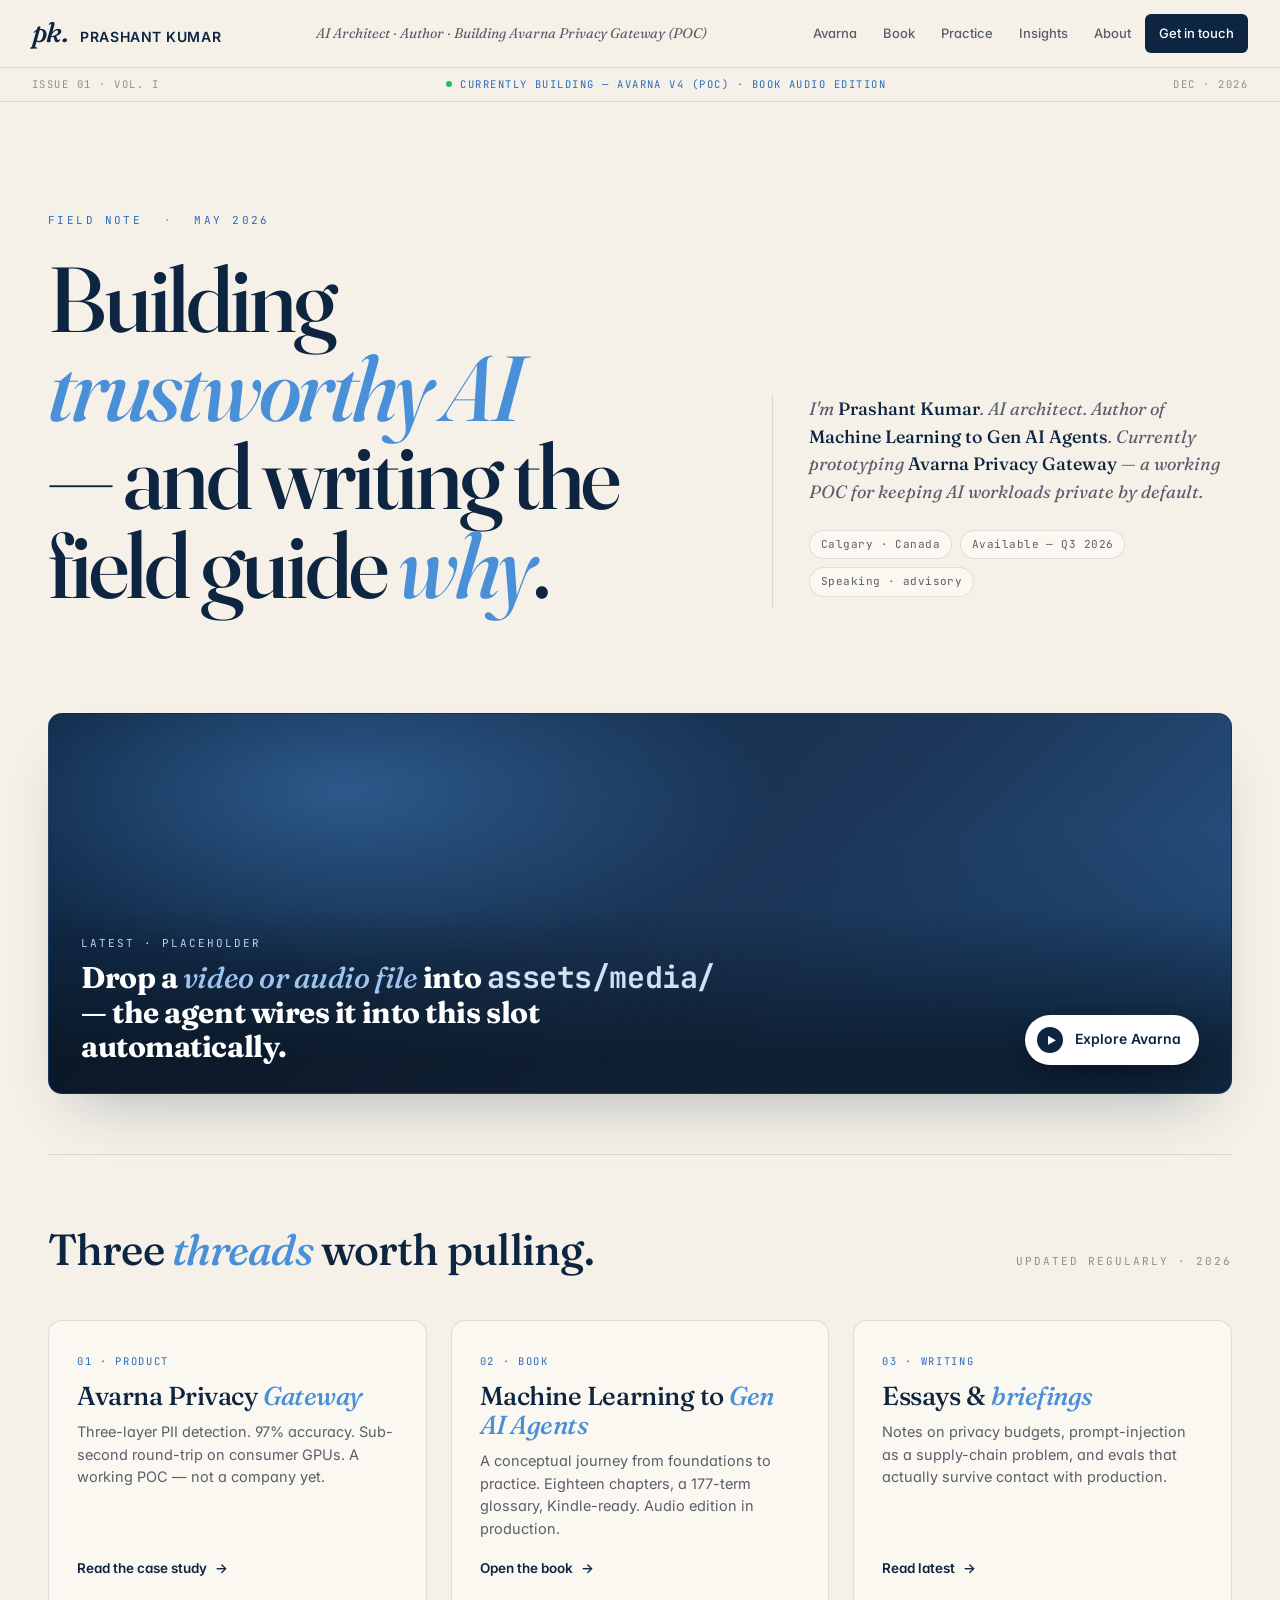
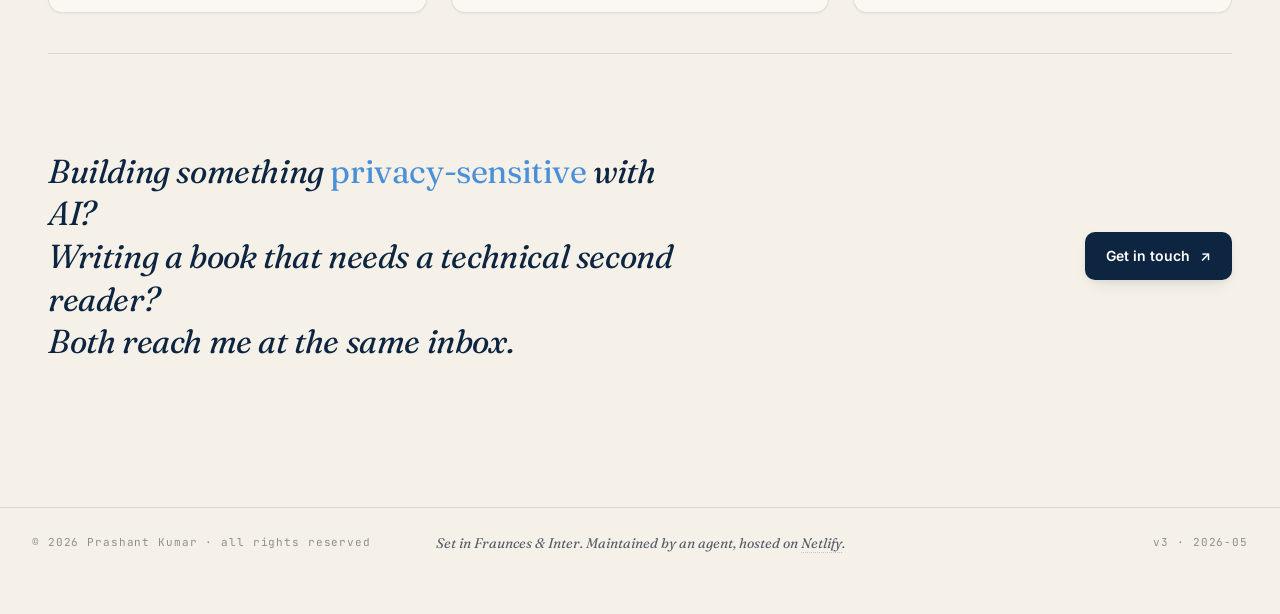
<file: index.html>
<!doctype html>
<html lang="en">
<head>
<meta charset="utf-8" />
<meta name="viewport" content="width=device-width, initial-scale=1" />
<title>Prashant Kumar — AI Architect · Author · Building Avarna (POC)</title>
<meta name="description" content="Prashant Kumar — AI architect, author of Machine Learning to Gen AI Agents, building Avarna Privacy Gateway. A quiet place to follow the work." />
<meta name="theme-color" content="#0d2540" />
<meta property="og:title" content="Prashant Kumar — AI Architect · Author · Building Avarna (POC)" />
<meta property="og:description" content="Author of 'Machine Learning to Gen AI Agents'. Building Avarna Privacy Gateway (POC)." />
<meta property="og:type" content="website" />
<link rel="preconnect" href="https://fonts.googleapis.com" />
<link rel="preconnect" href="https://fonts.gstatic.com" crossorigin />
<link href="https://fonts.googleapis.com/css2?family=Fraunces:ital,opsz,wght@0,9..144,400;0,9..144,500;0,9..144,700;0,9..144,900;1,9..144,400;1,9..144,500;1,9..144,700&family=Inter:wght@400;500;600&family=JetBrains+Mono:wght@400;500&display=swap" rel="stylesheet" />
<link rel="stylesheet" href="/assets/style.css" />
<style>
  /* Multi-page additions */
  .mast-nav a.active { background: rgba(13,37,64,.06); color: var(--navy); font-weight: 600; }
  .back-home { display: inline-flex; align-items: center; gap: 8px; color: var(--ink-dim); text-decoration: none; font-size: 13px; padding: 8px 0; }
  .back-home:hover { color: var(--navy); }

  /* === LANDING-SPECIFIC: edge-to-edge calm, no left-margin chap-num === */
  .landing main { max-width: var(--maxw); margin: 0 auto; padding: 0 48px; }
  .l-hero {
    padding: 110px 0 80px;
    display: grid;
    grid-template-columns: 1.4fr 1fr;
    gap: 80px;
    align-items: end;
  }
  @media (max-width: 1000px) { .l-hero { grid-template-columns: 1fr; gap: 48px; padding: 64px 0 48px; } }
  .l-eyebrow {
    font-family: "JetBrains Mono", monospace;
    font-size: 11px; letter-spacing: .22em; text-transform: uppercase;
    color: var(--accent-deep);
    margin-bottom: 26px;
  }
  .l-eyebrow .sep { color: var(--gold); margin: 0 12px; }
  .l-headline {
    font-family: "Fraunces", serif;
    font-weight: 500;
    font-size: clamp(54px, 7.2vw, 108px);
    line-height: .96;
    letter-spacing: -.035em;
    color: var(--navy);
    margin: 0;
    font-feature-settings: "ss01";
  }
  .l-headline .it { font-style: italic; font-weight: 500; color: var(--accent); }
  .l-headline .ink { color: var(--navy); }
  .l-aside {
    border-left: 1px solid var(--rule);
    padding-left: 36px;
    padding-bottom: 12px;
  }
  @media (max-width: 1000px) { .l-aside { border-left: 0; border-top: 1px solid var(--rule); padding-left: 0; padding-top: 28px; } }
  .l-aside p {
    font-family: "Fraunces", serif;
    font-weight: 400;
    font-size: clamp(17px, 1.4vw, 19px);
    line-height: 1.55;
    color: var(--ink-dim);
    margin: 0 0 24px;
    font-style: italic;
  }
  .l-aside p em { font-style: normal; color: var(--navy); font-weight: 500; }
  .l-aside .quick {
    display: flex; flex-wrap: wrap; gap: 8px;
  }
  .l-aside .qtag {
    font-family: "JetBrains Mono", monospace;
    font-size: 11px;
    padding: 5px 11px;
    border-radius: 999px;
    background: var(--paper);
    border: 1px solid var(--rule);
    color: var(--ink-dim);
    letter-spacing: .04em;
  }

  /* Featured media — full bleed */
  .l-media {
    padding: 24px 0 60px;
  }
  .l-media .video-stage {
    position: relative;
    aspect-ratio: 28 / 9;
  }
  @media (max-width: 700px) { .l-media .video-stage { aspect-ratio: 16 / 11; } }

  /* Latest threads — full width grid */
  .l-threads {
    padding: 60px 0 40px;
    border-top: 1px solid var(--rule);
  }
  .l-threads-head {
    display: flex; align-items: baseline; justify-content: space-between;
    margin-bottom: 36px; gap: 24px; flex-wrap: wrap;
  }
  .l-threads-head h2 {
    font-family: "Fraunces", serif;
    font-weight: 500;
    font-size: clamp(28px, 3.4vw, 44px);
    color: var(--navy);
    letter-spacing: -.02em;
    margin: 0;
  }
  .l-threads-head h2 .it { font-style: italic; color: var(--accent); }
  .l-threads-head .small {
    font-family: "JetBrains Mono", monospace;
    font-size: 11px; letter-spacing: .18em; text-transform: uppercase;
    color: var(--ink-soft);
  }
  .l-threads-grid {
    display: grid;
    grid-template-columns: repeat(3, 1fr);
    gap: 24px;
  }
  @media (max-width: 880px) { .l-threads-grid { grid-template-columns: 1fr; } }
  .l-thread {
    text-decoration: none;
    background: var(--paper);
    border: 1px solid var(--rule);
    border-radius: var(--radius);
    padding: 32px 28px;
    box-shadow: var(--shadow-sm);
    transition: transform .25s ease, box-shadow .25s ease, border-color .25s ease;
    display: flex; flex-direction: column;
    min-height: 280px;
  }
  .l-thread:hover { transform: translateY(-3px); box-shadow: var(--shadow-md); border-color: var(--rule-strong); }
  .l-thread .lt-eb {
    font-family: "JetBrains Mono", monospace;
    font-size: 10.5px; letter-spacing: .16em; text-transform: uppercase;
    color: var(--accent-deep);
  }
  .l-thread h3 {
    font-family: "Fraunces", serif;
    font-weight: 500;
    font-size: 26px;
    color: var(--navy);
    margin: 12px 0 10px;
    letter-spacing: -.018em;
    line-height: 1.12;
  }
  .l-thread h3 .it { font-style: italic; color: var(--accent); }
  .l-thread p { color: var(--ink-dim); font-size: 14.5px; margin: 0 0 18px; flex: 1; line-height: 1.55; }
  .l-thread .lt-cta {
    font-family: "Inter", sans-serif;
    font-weight: 600;
    color: var(--navy);
    font-size: 13.5px;
    display: inline-flex; align-items: center; gap: 8px;
  }
  .l-thread .lt-cta .arr { transition: transform .2s ease; }
  .l-thread:hover .lt-cta .arr { transform: translate(4px, 0); }

  /* Quiet sign-off */
  .l-signoff {
    padding: 96px 0 80px;
    border-top: 1px solid var(--rule);
    display: grid;
    grid-template-columns: 1.4fr 1fr;
    gap: 80px;
    align-items: center;
  }
  @media (max-width: 1000px) { .l-signoff { grid-template-columns: 1fr; gap: 32px; padding: 64px 0; } }
  .l-signoff p {
    font-family: "Fraunces", serif;
    font-weight: 400;
    font-style: italic;
    font-size: clamp(22px, 2.6vw, 34px);
    color: var(--navy);
    line-height: 1.28;
    margin: 0;
    letter-spacing: -.012em;
  }
  .l-signoff p em { font-style: normal; color: var(--accent); }
  .l-signoff-cta { justify-self: end; }
  @media (max-width: 1000px) { .l-signoff-cta { justify-self: start; } }
</style>
</head>
<body class="landing">

<header class="masthead">
  <div class="mast-inner">
    <a class="mast-brand" href="/">
      <span class="mast-mono">pk.</span>
      <span class="mast-name">Prashant Kumar</span>
    </a>
    <div class="mast-tag">AI Architect · Author · Building Avarna Privacy Gateway (POC)</div>
    <nav class="mast-nav">
      <a href="/avarna/">Avarna</a>
      <a href="/book/">Book</a>
      <a href="/practice/">Practice</a>
      <a href="/insights/">Insights</a>
      <a href="/about/">About</a>
      <a class="cta" href="/about/#contact">Get in touch</a>
    </nav>
  </div>
</header>

<div class="issue-rule">
  <div class="issue-inner">
    <span>Issue 01 · Vol. I</span>
    <span class="live">Currently building — Avarna v4 (POC) · Book audio edition</span>
    <span id="issue-date">— · 2026</span>
  </div>
</div>

<main id="top">

  <!-- HERO -->
  <section class="l-hero reveal">
    <div>
      <div class="l-eyebrow">Field note <span class="sep">·</span> May 2026</div>
      <h1 class="l-headline">
        Building <span class="it">trustworthy AI</span><br/>
        <span class="ink">— and writing the<br/>field guide</span> <span class="it">why</span>.
      </h1>
    </div>
    <aside class="l-aside">
      <p>
        I'm <em>Prashant Kumar</em>. AI architect. Author of <em>Machine Learning to Gen AI Agents</em>. Currently prototyping <em>Avarna Privacy Gateway</em> — a working POC for keeping AI workloads private by default.
      </p>
      <div class="quick">
        <span class="qtag">Calgary · Canada</span>
        <span class="qtag">Available — Q3 2026</span>
        <span class="qtag">Speaking · advisory</span>
      </div>
    </aside>
  </section>

  <!-- FEATURED MEDIA — the catchy slot -->
  <section class="l-media reveal">
    <div class="video-stage" id="featured-video">
      <!-- Replace with:
           <video controls preload="metadata" poster="assets/media/latest-poster.jpg" style="position:absolute;inset:0;width:100%;height:100%;object-fit:cover">
             <source src="assets/media/latest.mp4" type="video/mp4" />
           </video>
           or an <audio controls> tag for the book chapter -->
      <div class="video-overlay">
        <div>
          <div class="video-label">Latest · placeholder</div>
          <h2 class="video-title">Drop a <em>video or audio file</em> into <code style="font-family:'JetBrains Mono',monospace;color:#cfe1f5">assets/media/</code> — the agent wires it into this slot automatically.</h2>
        </div>
        <a class="video-play" href="/avarna/"><span class="tri">▶</span> Explore Avarna</a>
      </div>
    </div>
  </section>

  <!-- 3 LATEST-WORK CARDS — links to deeper pages -->
  <section class="l-threads reveal">
    <div class="l-threads-head">
      <h2>Three <span class="it">threads</span> worth pulling.</h2>
      <div class="small">Updated regularly · 2026</div>
    </div>

    <div class="l-threads-grid">
      <a href="/avarna/" class="l-thread">
        <div class="lt-eb">01 · Product</div>
        <h3>Avarna Privacy <span class="it">Gateway</span></h3>
        <p>Three-layer PII detection. 97% accuracy. Sub-second round-trip on consumer GPUs. A working POC — not a company yet.</p>
        <span class="lt-cta">Read the case study <span class="arr">→</span></span>
      </a>
      <a href="/book/" class="l-thread">
        <div class="lt-eb">02 · Book</div>
        <h3>Machine Learning to <span class="it">Gen AI Agents</span></h3>
        <p>A conceptual journey from foundations to practice. Eighteen chapters, a 177-term glossary, Kindle-ready. Audio edition in production.</p>
        <span class="lt-cta">Open the book <span class="arr">→</span></span>
      </a>
      <a href="/insights/" class="l-thread">
        <div class="lt-eb">03 · Writing</div>
        <h3>Essays &amp; <span class="it">briefings</span></h3>
        <p>Notes on privacy budgets, prompt-injection as a supply-chain problem, and evals that actually survive contact with production.</p>
        <span class="lt-cta">Read latest <span class="arr">→</span></span>
      </a>
    </div>
  </section>

  <!-- Quiet sign-off -->
  <section class="l-signoff reveal">
    <p>
      Building something <em>privacy-sensitive</em> with AI?<br/>
      Writing a book that needs a technical second reader?<br/>
      Both reach me at the same inbox.
    </p>
    <div class="l-signoff-cta">
      <a class="btn btn-p" href="/about/#contact">Get in touch <span class="arr">↗</span></a>
    </div>
  </section>

</main>

<footer class="colophon">
  <div>© <span id="yr"></span> Prashant Kumar · all rights reserved</div>
  <div class="mid">Set in Fraunces &amp; Inter. Maintained by an agent, hosted on <a href="https://www.netlify.com" target="_blank" rel="noopener">Netlify</a>.</div>
  <div style="text-align:right">v3 · 2026-05</div>
</footer>

<script>
  const now = new Date();
  document.getElementById('yr').textContent = now.getFullYear();
  const months = ["JAN","FEB","MAR","APR","MAY","JUN","JUL","AUG","SEP","OCT","NOV","DEC"];
  const dateEl = document.getElementById('issue-date');
  if (dateEl) dateEl.textContent = `${months[now.getMonth()]} · ${now.getFullYear()}`;
  const io = new IntersectionObserver((entries) => {
    entries.forEach(e => { if (e.isIntersecting) { e.target.classList.add('in'); io.unobserve(e.target); } });
  }, { threshold: 0.10 });
  document.querySelectorAll('.reveal').forEach(el => io.observe(el));
</script>

</body>
</file>
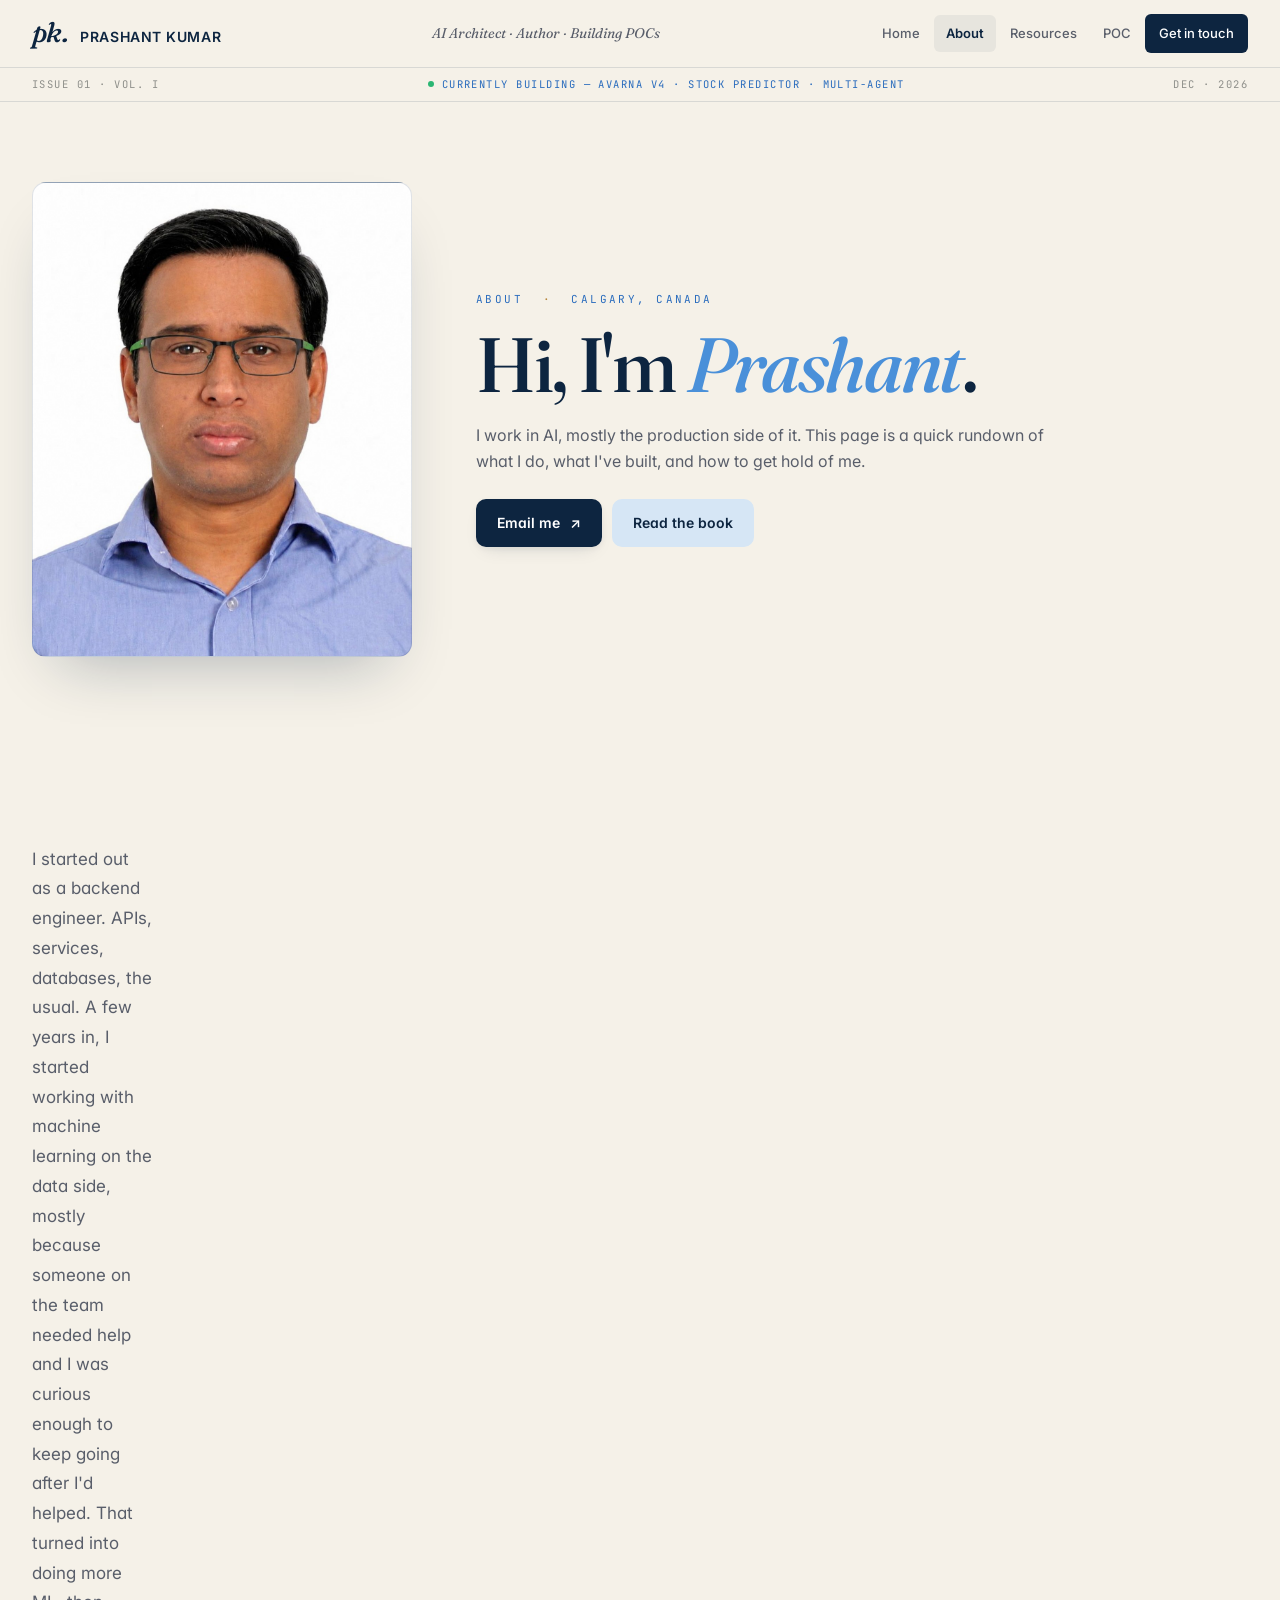
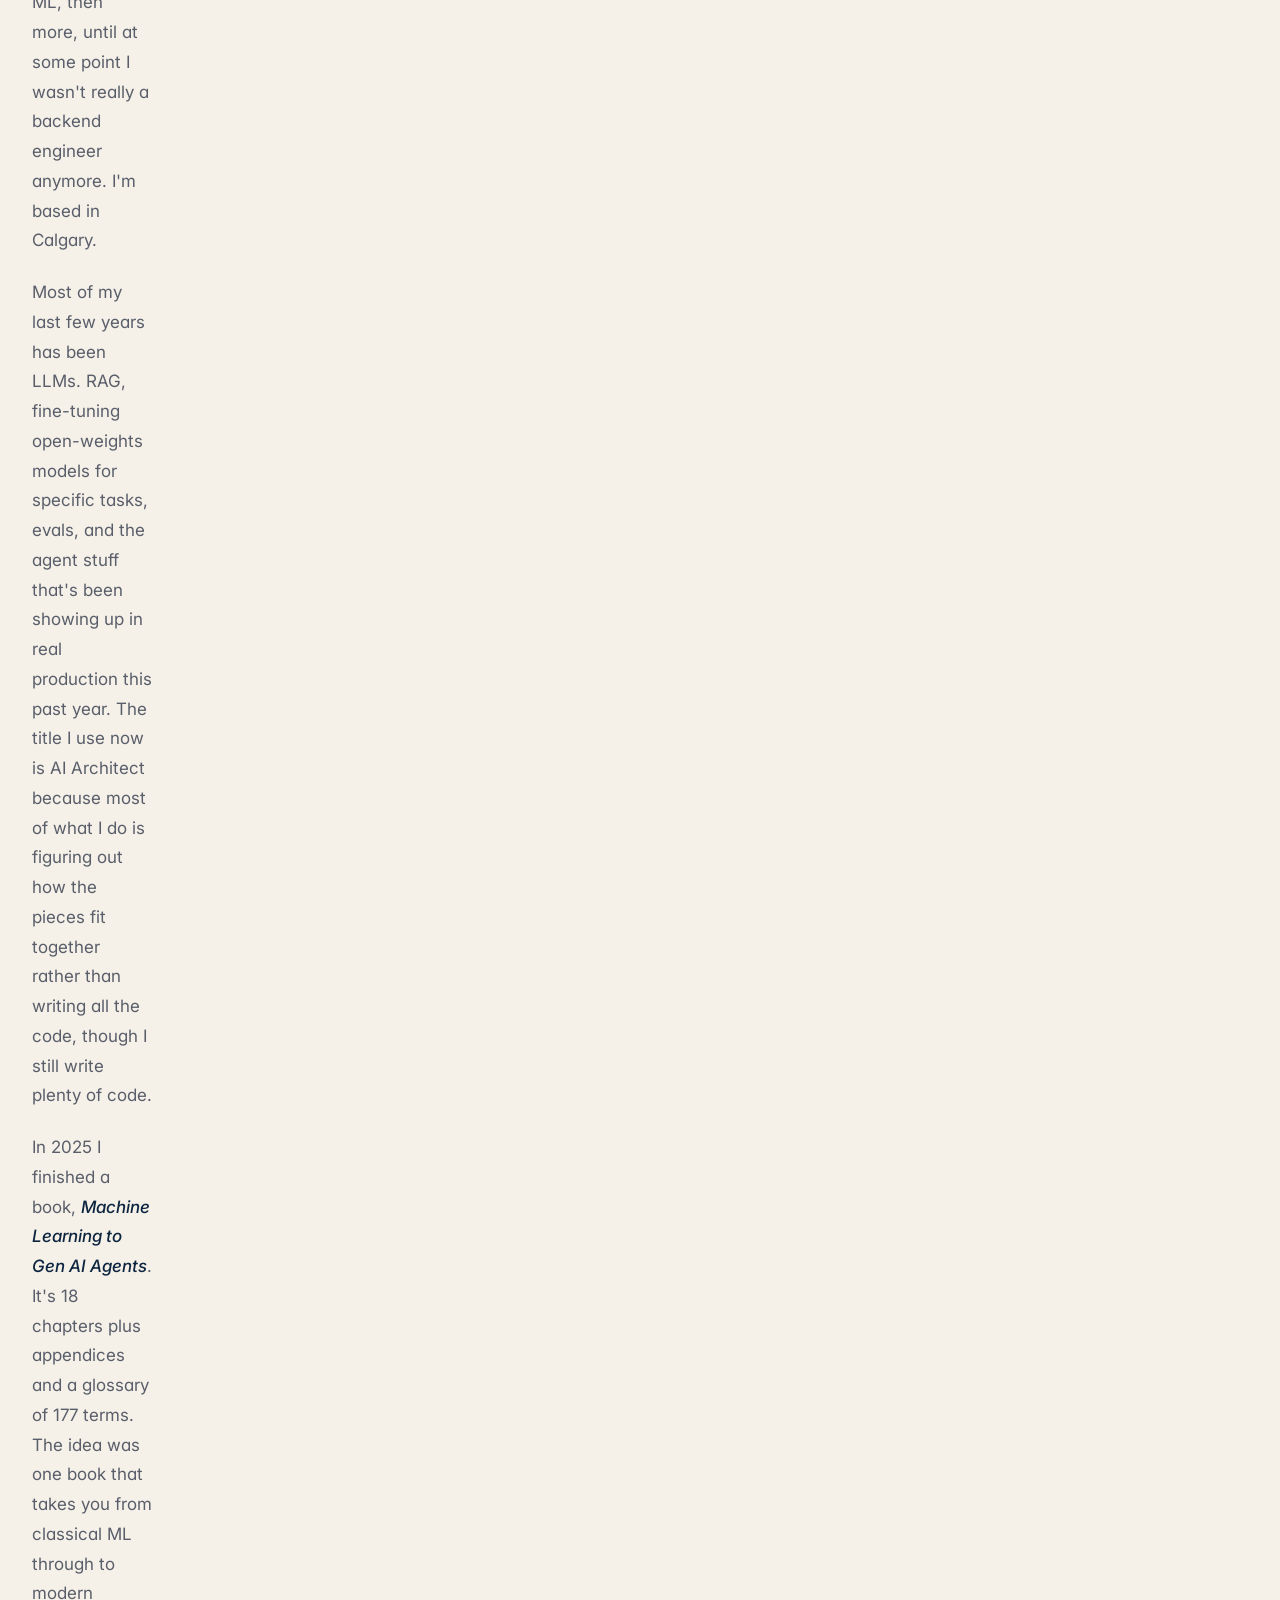
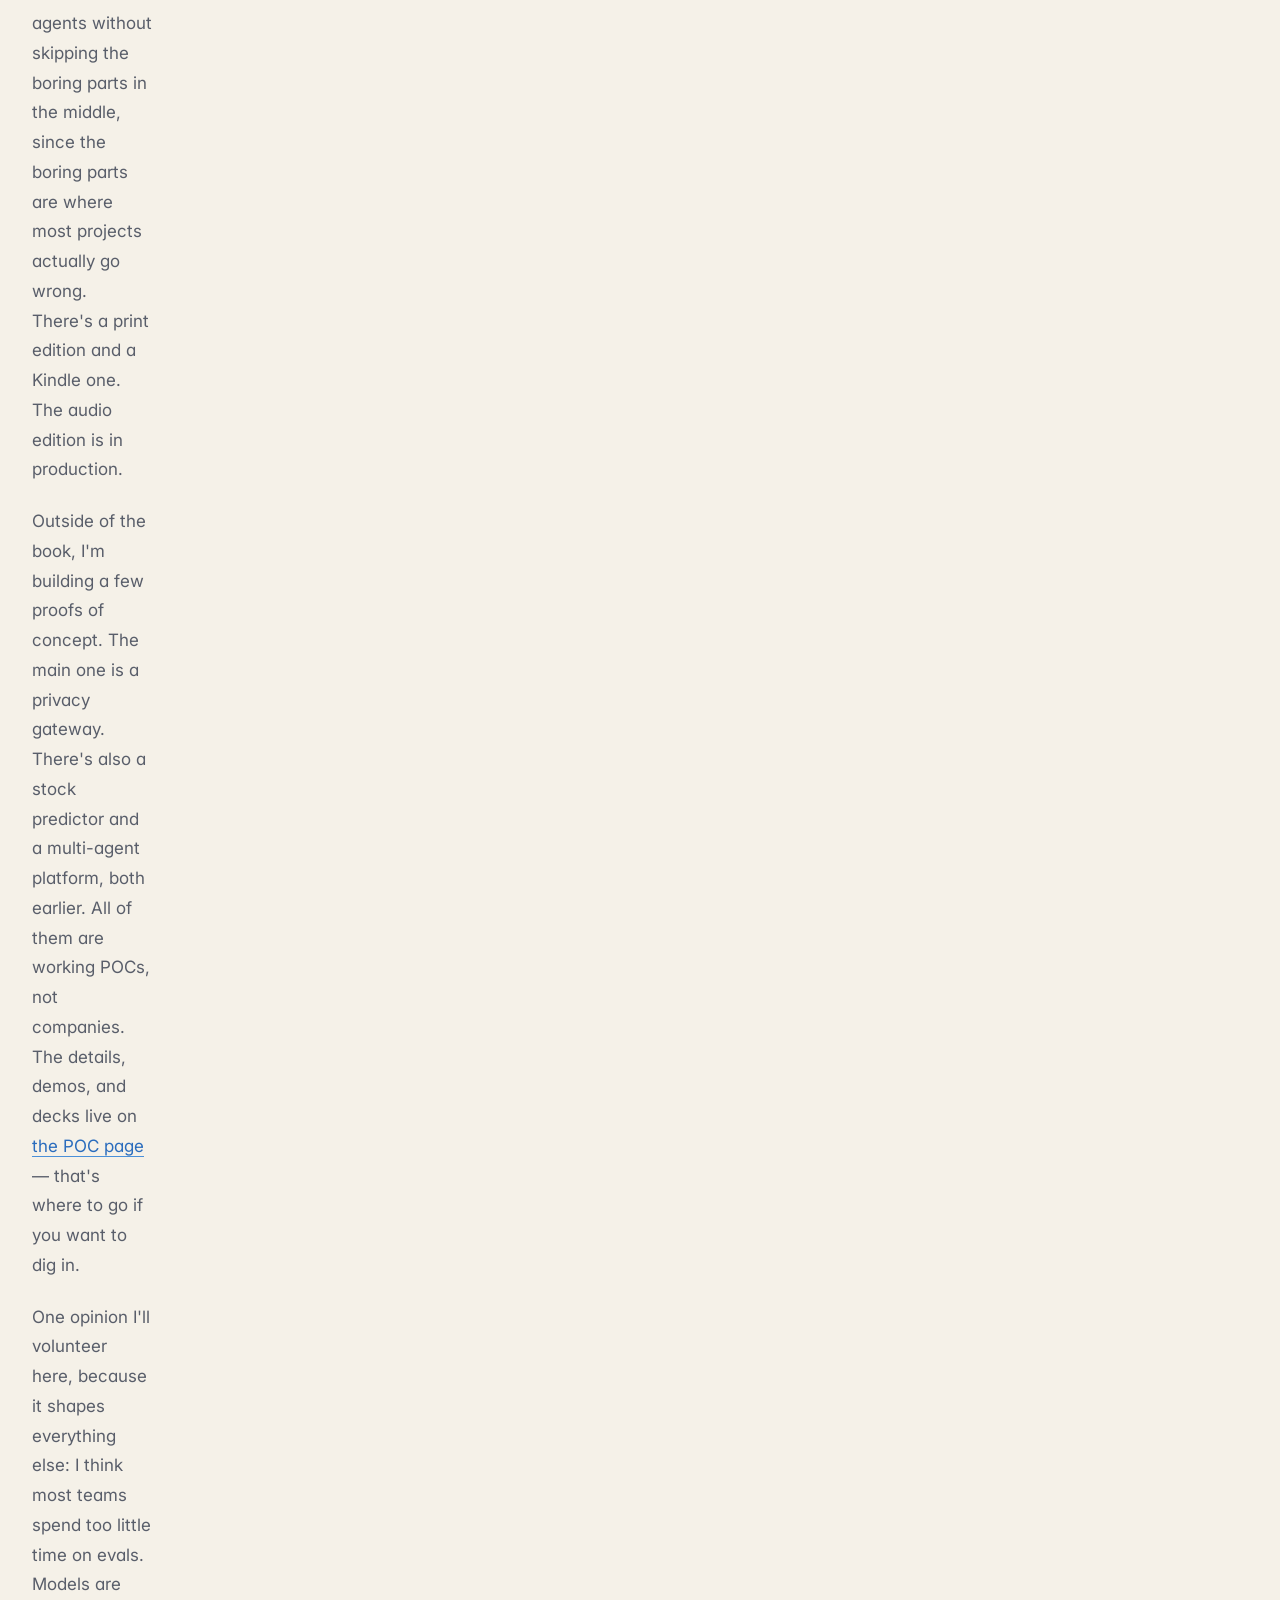
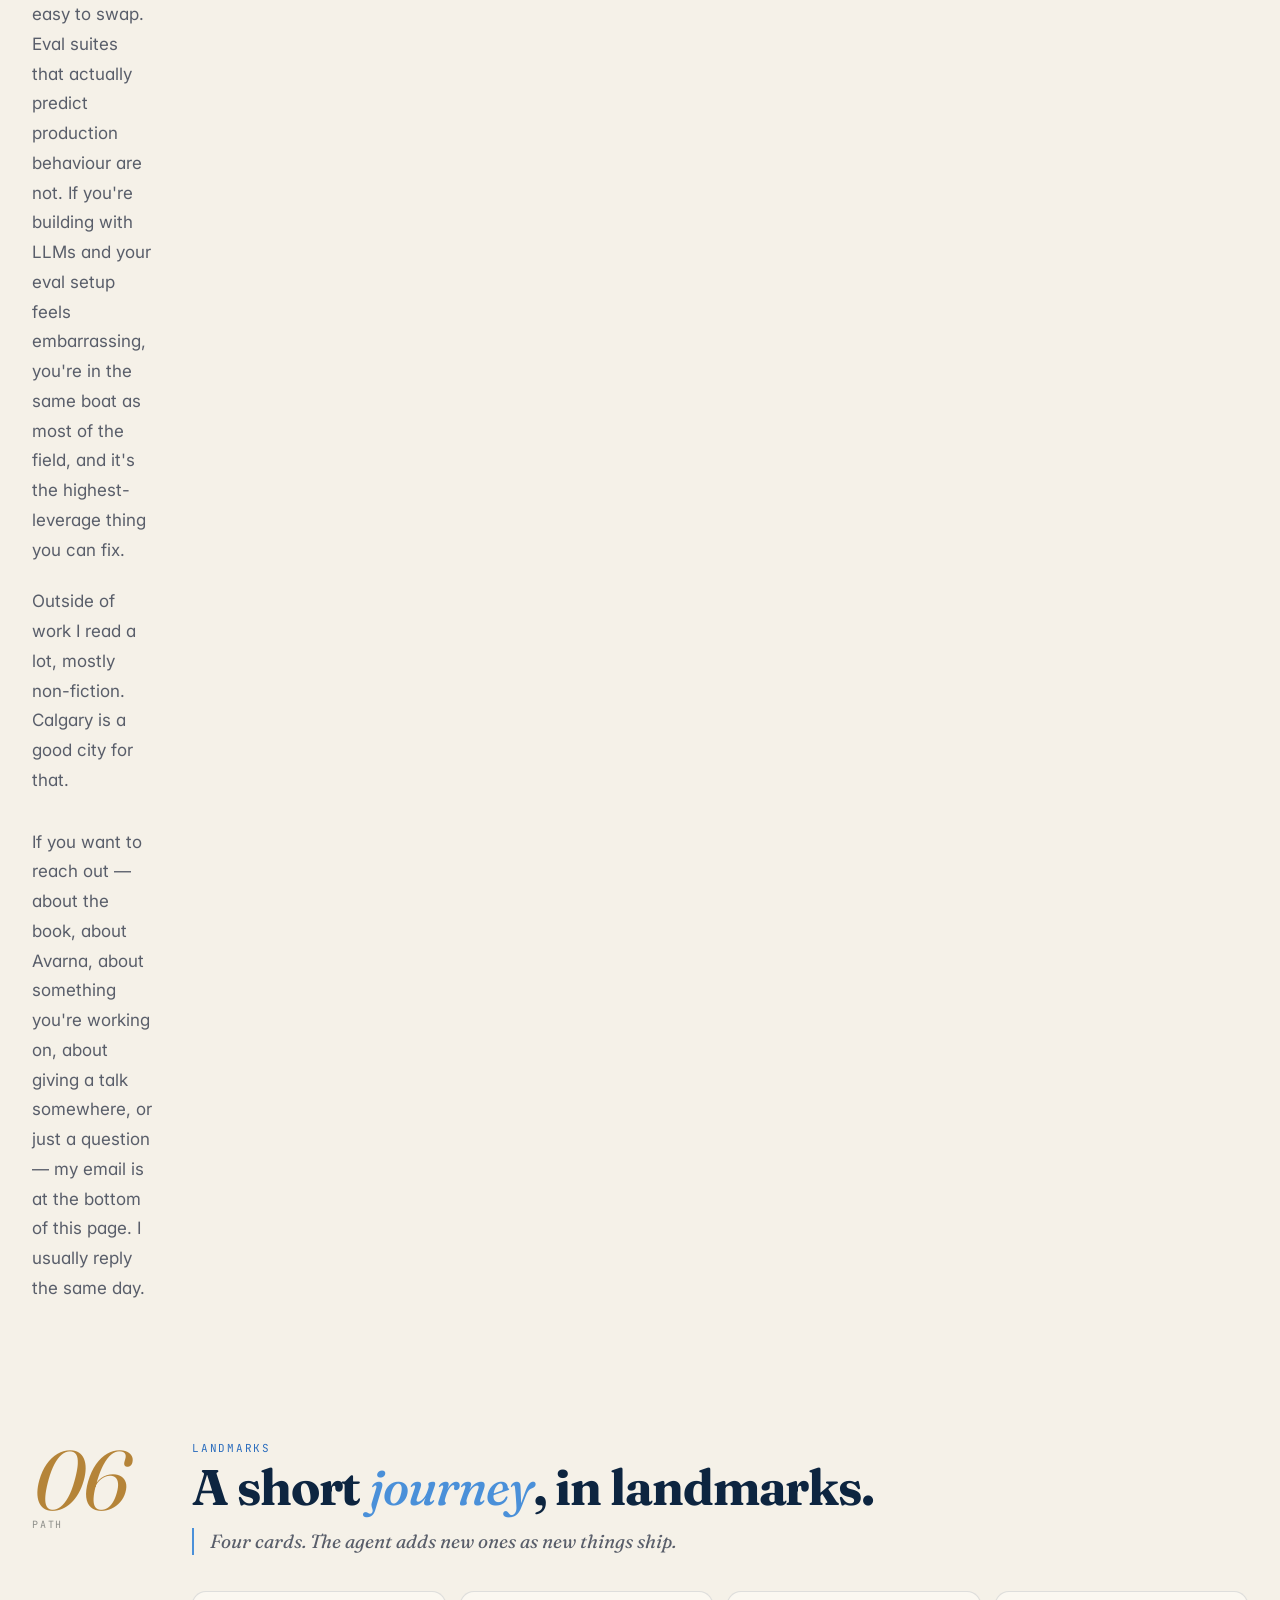
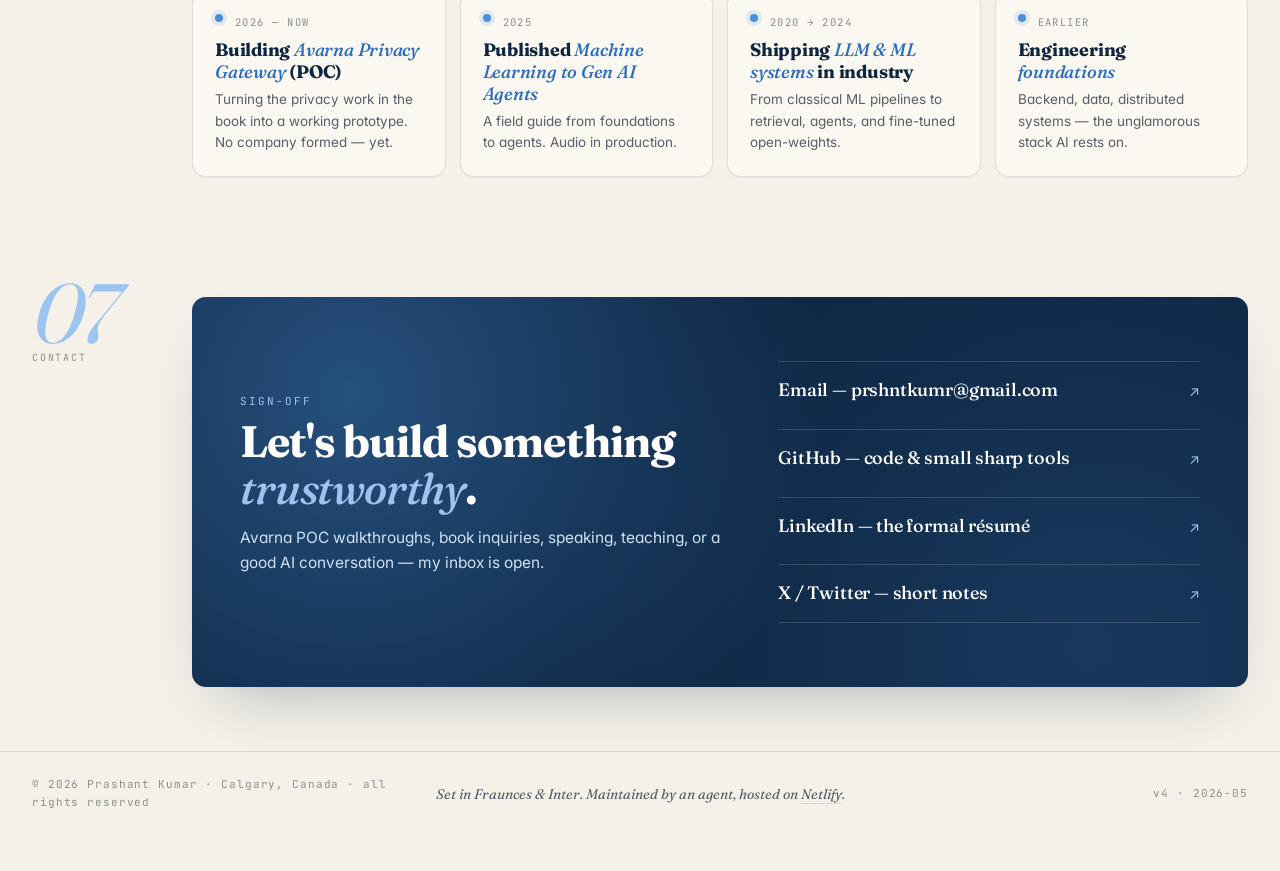
<file: about/index.html>
<!doctype html>
<html lang="en">
<head>
<meta charset="utf-8" />
<meta name="viewport" content="width=device-width, initial-scale=1" />
<title>About — Prashant Kumar</title>
<meta name="description" content="About Prashant Kumar — AI architect and author based in Calgary, Canada." />
<meta name="theme-color" content="#0d2540" />
<meta property="og:title" content="About — Prashant Kumar" />
<meta property="og:description" content="Engineer turned architect. Author of a field guide on AI. Builder of POCs." />
<meta property="og:type" content="website" />
<link rel="preconnect" href="https://fonts.googleapis.com" />
<link rel="preconnect" href="https://fonts.gstatic.com" crossorigin />
<link href="https://fonts.googleapis.com/css2?family=Fraunces:ital,opsz,wght@0,9..144,400;0,9..144,500;0,9..144,700;0,9..144,900;1,9..144,400;1,9..144,500;1,9..144,700&family=Inter:wght@400;500;600&family=JetBrains+Mono:wght@400;500&display=swap" rel="stylesheet" />
<link rel="stylesheet" href="/assets/style.css" />
<style>
  .mast-nav a.active { background: rgba(13,37,64,.06); color: var(--navy); font-weight: 600; }
  .back-home { display: inline-flex; align-items: center; gap: 8px; color: var(--ink-dim); text-decoration: none; font-size: 13px; padding: 8px 0; }
  .back-home:hover { color: var(--navy); }

  /* === Portrait + bio block === */
  .portrait-hero {
    padding: 80px 0 60px;
    display: grid;
    grid-template-columns: minmax(280px, 380px) 1fr;
    gap: 64px;
    align-items: center;
  }
  @media (max-width: 880px) { .portrait-hero { grid-template-columns: 1fr; gap: 40px; padding: 48px 0; } }
  .portrait {
    aspect-ratio: 4 / 5;
    border-radius: var(--radius);
    background:
      url('/assets/portrait.jpg') center / cover no-repeat,
      radial-gradient(circle at 30% 30%, #cdd9e6, transparent 55%),
      linear-gradient(160deg, #e6ebf2, #95a6ba);
    box-shadow: var(--shadow-lg);
    position: relative;
    overflow: hidden;
    border: 1px solid var(--rule);
  }
  .portrait .placeholder {
    position: absolute; inset: 0;
    display: flex; align-items: center; justify-content: center;
    text-align: center; padding: 24px;
    color: var(--navy);
    font-family: "Fraunces", serif;
    font-style: italic;
    font-size: 14px;
    background: linear-gradient(160deg, rgba(230,235,242,.92), rgba(149,166,186,.92));
  }
  /* Hide placeholder when portrait.jpg loads */
  .portrait[data-loaded="true"] .placeholder { display: none; }

  .bio-eyebrow {
    font-family: "JetBrains Mono", monospace;
    font-size: 11px; letter-spacing: .22em; text-transform: uppercase;
    color: var(--accent-deep);
    margin-bottom: 18px;
  }
  .bio-eyebrow .sep { color: var(--gold); margin: 0 10px; }
  .bio-name {
    font-family: "Fraunces", serif;
    font-weight: 500;
    font-size: clamp(48px, 6vw, 84px);
    line-height: .98;
    letter-spacing: -.03em;
    color: var(--navy);
    margin: 0 0 12px;
  }
  .bio-name .it { font-style: italic; color: var(--accent); }
  .bio-role {
    font-family: "Fraunces", serif;
    font-style: italic;
    font-weight: 400;
    font-size: clamp(18px, 1.6vw, 22px);
    color: var(--ink-dim);
    margin: 0 0 24px;
  }
  .bio-role em { font-style: normal; color: var(--accent-deep); font-weight: 500; }
  .bio-blurb {
    font-size: 16px;
    color: var(--ink-dim);
    line-height: 1.65;
    max-width: 580px;
    margin: 0 0 24px;
  }
  .bio-ctas { display: flex; flex-wrap: wrap; gap: 10px; }

  /* === Latest & Trending strip === */
  .latest-strip {
    padding: 60px 0 40px;
    border-top: 1px solid var(--rule);
  }
  .latest-head {
    display: flex; justify-content: space-between; align-items: baseline;
    margin-bottom: 32px; flex-wrap: wrap; gap: 16px;
  }
  .latest-head h2 {
    font-family: "Fraunces", serif;
    font-weight: 500;
    font-size: clamp(26px, 3vw, 38px);
    color: var(--navy);
    letter-spacing: -.018em;
    margin: 0;
  }
  .latest-head h2 .it { font-style: italic; color: var(--accent); }
  .latest-head .updated {
    font-family: "JetBrains Mono", monospace;
    font-size: 11px;
    color: var(--ink-soft);
    letter-spacing: .14em; text-transform: uppercase;
  }
  .latest-grid {
    display: grid;
    grid-template-columns: repeat(3, 1fr);
    gap: 20px;
  }
  @media (max-width: 880px) { .latest-grid { grid-template-columns: 1fr; } }
  .lcard {
    background: var(--paper);
    border: 1px solid var(--rule);
    border-radius: var(--radius);
    padding: 28px;
    display: flex; flex-direction: column;
    text-decoration: none;
    box-shadow: var(--shadow-sm);
    transition: transform .25s ease, box-shadow .25s ease, border-color .25s ease;
    position: relative;
  }
  .lcard:hover { transform: translateY(-3px); box-shadow: var(--shadow-md); border-color: var(--rule-strong); }
  .lcard.featured { border-top: 3px solid var(--accent); }
  .lcard .badge {
    align-self: flex-start;
    font-family: "JetBrains Mono", monospace;
    font-size: 10px;
    letter-spacing: .16em; text-transform: uppercase;
    padding: 3px 9px;
    border-radius: 999px;
    background: var(--accent-soft);
    color: var(--navy);
    margin-bottom: 14px;
  }
  .lcard .meta {
    font-family: "JetBrains Mono", monospace;
    font-size: 10.5px;
    letter-spacing: .16em; text-transform: uppercase;
    color: var(--accent-deep);
    margin-bottom: 10px;
  }
  .lcard h3 {
    font-family: "Fraunces", serif;
    font-weight: 500;
    font-size: 22px;
    color: var(--navy);
    margin: 0 0 8px;
    line-height: 1.18;
    letter-spacing: -.012em;
  }
  .lcard h3 .it { font-style: italic; color: var(--accent); }
  .lcard p { color: var(--ink-dim); font-size: 14px; margin: 0 0 16px; line-height: 1.55; flex: 1; }
  .lcard .read {
    color: var(--navy);
    font-weight: 600;
    font-size: 13.5px;
    display: inline-flex; align-items: center; gap: 8px;
  }
  .lcard .arr { transition: transform .2s ease; }
  .lcard:hover .arr { transform: translate(4px,0); }

  /* === Now building strip === */
  .now-strip {
    padding: 50px 0 30px;
    display: grid;
    grid-template-columns: 200px 1fr;
    gap: 40px;
    border-top: 1px solid var(--rule);
  }
  @media (max-width: 880px) { .now-strip { grid-template-columns: 1fr; gap: 16px; } }
  .now-strip h3 {
    font-family: "Fraunces", serif;
    font-style: italic;
    font-weight: 400;
    font-size: 26px;
    color: var(--navy);
    letter-spacing: -.012em;
    margin: 0;
  }
  .now-strip h3 small {
    display: block;
    font-family: "JetBrains Mono", monospace;
    font-style: normal;
    font-size: 10px;
    color: var(--ink-soft);
    letter-spacing: .18em;
    text-transform: uppercase;
    margin-top: 4px;
  }
  .now-list-clean { list-style: none; padding: 0; margin: 0; }
  .now-list-clean li {
    padding: 14px 0;
    border-bottom: 1px solid var(--rule);
    display: grid;
    grid-template-columns: 110px 1fr auto;
    gap: 18px;
    align-items: baseline;
  }
  .now-list-clean li:last-child { border-bottom: 0; }
  .now-list-clean .when {
    font-family: "JetBrains Mono", monospace;
    font-size: 10.5px;
    color: var(--ink-soft);
    letter-spacing: .14em; text-transform: uppercase;
  }
  .now-list-clean .what { color: var(--ink); font-size: 15.5px; }
  .now-list-clean .what em { color: var(--accent-deep); font-style: normal; font-weight: 500; }
  .now-list-clean .tag-status {
    font-family: "JetBrains Mono", monospace;
    font-size: 9.5px; letter-spacing: .14em; text-transform: uppercase;
    color: var(--ink-soft);
  }

  /* === Sign off === */
  .signoff-clean {
    padding: 80px 0 60px;
    border-top: 1px solid var(--rule);
    display: grid;
    grid-template-columns: 1.4fr 1fr;
    gap: 64px;
    align-items: center;
  }
  @media (max-width: 880px) { .signoff-clean { grid-template-columns: 1fr; gap: 24px; padding: 56px 0; } }
  .signoff-clean p {
    font-family: "Fraunces", serif;
    font-style: italic;
    font-weight: 400;
    font-size: clamp(22px, 2.4vw, 30px);
    color: var(--navy);
    line-height: 1.32;
    margin: 0;
    letter-spacing: -.012em;
  }
  .signoff-clean p em { font-style: normal; color: var(--accent); }
</style>
</head>
<body>

<header class="masthead">
  <div class="mast-inner">
    <a class="mast-brand" href="/">
      <span class="mast-mono">pk.</span>
      <span class="mast-name">Prashant Kumar</span>
    </a>
    <div class="mast-tag">AI Architect · Author · Building POCs</div>
    <nav class="mast-nav">
      <a href="/">Home</a>
      <a href="/about/" class="active">About</a>
      <a href="/resources/">Resources</a>
      <a href="/poc/">POC</a>
      <a class="cta" href="/about/#contact">Get in touch</a>
    </nav>
  </div>
</header>

<div class="issue-rule">
  <div class="issue-inner">
    <span>Issue 01 · Vol. I</span>
    <span class="live">Currently building — Avarna v4 · Stock Predictor · Multi-Agent</span>
    <span id="issue-date">— · 2026</span>
  </div>
</div>

<main id="top">

  <section class="portrait-hero reveal">
    <div class="portrait">
      <div class="placeholder">
        Drop your headshot at<br/>
        <code style="font-family:'JetBrains Mono',monospace;font-style:normal;font-size:11.5px;background:rgba(13,37,64,.08);padding:2px 6px;border-radius:4px">assets/portrait.jpg</code>
      </div>
    </div>
    <div>
      <div class="bio-eyebrow">About <span class="sep">·</span> Calgary, Canada</div>
      <h1 class="bio-name">Hi, I'm <span class="it">Prashant</span>.</h1>
      <p class="bio-blurb" style="margin-top: 20px;">
        I work in AI, mostly the production side of it. This page is a quick rundown of what I do, what I've built, and how to get hold of me.
      </p>
      <div class="bio-ctas">
        <a class="btn btn-p" href="#contact">Email me <span class="arr">↗</span></a>
        <a class="btn btn-s" href="/resources/">Read the book</a>
      </div>
    </div>
  </section>

  <!-- Plain bio -->
  <section class="chap reveal">
    <div class="chap-body" style="max-width: 720px; padding-top: 32px;">

      <p style="font-size: 17px; color: var(--ink-dim); line-height: 1.75; margin: 0;">
        I started out as a backend engineer. APIs, services, databases, the usual. A few years in, I started working with machine learning on the data side, mostly because someone on the team needed help and I was curious enough to keep going after I'd helped. That turned into doing more ML, then more, until at some point I wasn't really a backend engineer anymore. I'm based in Calgary.
      </p>

      <p style="font-size: 17px; color: var(--ink-dim); line-height: 1.75; margin: 22px 0 0;">
        Most of my last few years has been LLMs. RAG, fine-tuning open-weights models for specific tasks, evals, and the agent stuff that's been showing up in real production this past year. The title I use now is AI Architect because most of what I do is figuring out how the pieces fit together rather than writing all the code, though I still write plenty of code.
      </p>

      <p style="font-size: 17px; color: var(--ink-dim); line-height: 1.75; margin: 22px 0 0;">
        In 2025 I finished a book, <em style="color:var(--navy);font-style:italic;font-weight:500">Machine Learning to Gen AI Agents</em>. It's 18 chapters plus appendices and a glossary of 177 terms. The idea was one book that takes you from classical ML through to modern agents without skipping the boring parts in the middle, since the boring parts are where most projects actually go wrong. There's a print edition and a Kindle one. The audio edition is in production.
      </p>

      <p style="font-size: 17px; color: var(--ink-dim); line-height: 1.75; margin: 22px 0 0;">
        Outside of the book, I'm building a few proofs of concept. The main one is a privacy gateway. There's also a stock predictor and a multi-agent platform, both earlier. All of them are working POCs, not companies. The details, demos, and decks live on <a href="/poc/" style="color:var(--accent-deep);text-decoration:none;border-bottom:1px solid var(--accent)">the POC page</a> — that's where to go if you want to dig in.
      </p>

      <p style="font-size: 17px; color: var(--ink-dim); line-height: 1.75; margin: 22px 0 0;">
        One opinion I'll volunteer here, because it shapes everything else: I think most teams spend too little time on evals. Models are easy to swap. Eval suites that actually predict production behaviour are not. If you're building with LLMs and your eval setup feels embarrassing, you're in the same boat as most of the field, and it's the highest-leverage thing you can fix.
      </p>

      <p style="font-size: 17px; color: var(--ink-dim); line-height: 1.75; margin: 22px 0 0;">
        Outside of work I read a lot, mostly non-fiction. Calgary is a good city for that.
      </p>

      <p style="font-size: 17px; color: var(--ink-dim); line-height: 1.75; margin: 32px 0 40px;">
        If you want to reach out — about the book, about Avarna, about something you're working on, about giving a talk somewhere, or just a question — my email is at the bottom of this page. I usually reply the same day.
      </p>

    </div>
  </section>

  <section id="journey" class="chap reveal">
    <div class="chap-num">06<small>Path</small></div>
    <div class="chap-body">
      <div class="chap-kicker">Landmarks</div>
      <h2 class="chap-title">A short <span class="it">journey</span>, in landmarks.</h2>
      <p class="chap-dek">Four cards. The agent adds new ones as new things ship.</p>

      <div class="journey-band">
        <article class="jcard">
          <div class="when">2026 — now</div>
          <div class="what">Building <em>Avarna Privacy Gateway</em> (POC)</div>
          <p class="why">Turning the privacy work in the book into a working prototype. No company formed — yet.</p>
        </article>
        <article class="jcard">
          <div class="when">2025</div>
          <div class="what">Published <em>Machine Learning to Gen AI Agents</em></div>
          <p class="why">A field guide from foundations to agents. Audio in production.</p>
        </article>
        <article class="jcard">
          <div class="when">2020 → 2024</div>
          <div class="what">Shipping <em>LLM &amp; ML systems</em> in industry</div>
          <p class="why">From classical ML pipelines to retrieval, agents, and fine-tuned open-weights.</p>
        </article>
        <article class="jcard">
          <div class="when">Earlier</div>
          <div class="what">Engineering <em>foundations</em></div>
          <p class="why">Backend, data, distributed systems — the unglamorous stack AI rests on.</p>
        </article>
      </div>
    </div>
  </section>

  <section id="contact" class="chap reveal">
    <div class="chap-num" style="color:#9cc4f0">07<small>Contact</small></div>
    <div class="chap-body">
      <div class="signoff">
        <div>
          <div class="kk">Sign-off</div>
          <h2>Let's build something <span class="it">trustworthy</span>.</h2>
          <p>Avarna POC walkthroughs, book inquiries, speaking, teaching, or a good AI conversation — my inbox is open.</p>
        </div>
        <div class="signoff-links">
          <a class="so-link" href="mailto:prshntkumr@gmail.com">Email — prshntkumr@gmail.com <span class="ar">↗</span></a>
          <a class="so-link" href="https://github.com/prshnt-kumr" target="_blank" rel="noopener">GitHub — code &amp; small sharp tools <span class="ar">↗</span></a>
          <a class="so-link" href="https://www.linkedin.com/" target="_blank" rel="noopener">LinkedIn — the formal résumé <span class="ar">↗</span></a>
          <a class="so-link" href="#">X / Twitter — short notes <span class="ar">↗</span></a>
        </div>
      </div>
    </div>
  </section>

</main>

<footer class="colophon">
  <div>© <span id="yr"></span> Prashant Kumar · Calgary, Canada · all rights reserved</div>
  <div class="mid">Set in Fraunces &amp; Inter. Maintained by an agent, hosted on <a href="https://www.netlify.com" target="_blank" rel="noopener">Netlify</a>.</div>
  <div style="text-align:right">v4 · 2026-05</div>
</footer>

<script>
  const now = new Date();
  document.getElementById('yr').textContent = now.getFullYear();
  const months = ["JAN","FEB","MAR","APR","MAY","JUN","JUL","AUG","SEP","OCT","NOV","DEC"];
  const dateEl = document.getElementById('issue-date');
  if (dateEl) dateEl.textContent = `${months[now.getMonth()]} · ${now.getFullYear()}`;
  const io = new IntersectionObserver((entries) => {
    entries.forEach(e => { if (e.isIntersecting) { e.target.classList.add('in'); io.unobserve(e.target); } });
  }, { threshold: 0.10 });
  document.querySelectorAll('.reveal').forEach(el => io.observe(el));
  // If portrait.jpg loads successfully, mark portrait container so placeholder hides
  const portrait = document.querySelector('.portrait');
  if (portrait) {
    const img = new Image();
    img.onload = () => portrait.setAttribute('data-loaded', 'true');
    img.src = '/assets/portrait.jpg';
  }
</script>

</body>
</html>
</file>
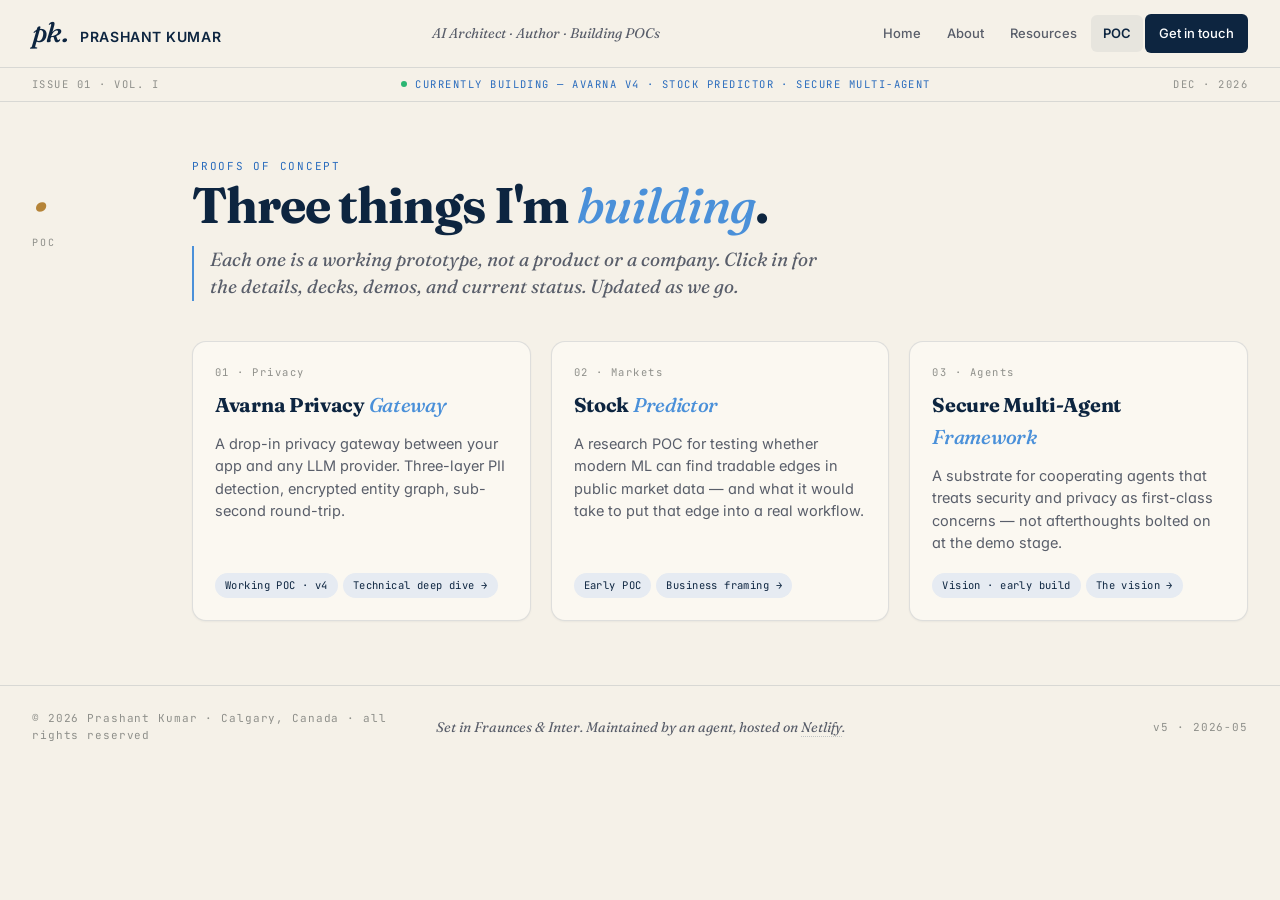
<file: poc/index.html>
<!doctype html>
<html lang="en">
<head>
<meta charset="utf-8" />
<meta name="viewport" content="width=device-width, initial-scale=1" />
<title>POC — three proofs of concept · Prashant Kumar</title>
<meta name="description" content="Three working POCs by Prashant Kumar: Avarna Privacy Gateway, Stock Predictor, and a Secure Multi-Agent Framework." />
<meta name="theme-color" content="#0d2540" />
<meta property="og:title" content="POC — three proofs of concept · Prashant Kumar" />
<meta property="og:description" content="Three proofs of concept — privacy, markets, agents." />
<meta property="og:type" content="website" />
<link rel="preconnect" href="https://fonts.googleapis.com" />
<link rel="preconnect" href="https://fonts.gstatic.com" crossorigin />
<link href="https://fonts.googleapis.com/css2?family=Fraunces:ital,opsz,wght@0,9..144,400;0,9..144,500;0,9..144,700;0,9..144,900;1,9..144,400;1,9..144,500;1,9..144,700&family=Inter:wght@400;500;600&family=JetBrains+Mono:wght@400;500&display=swap" rel="stylesheet" />
<link rel="stylesheet" href="/assets/style.css" />
<style>
  .mast-nav a.active { background: rgba(13,37,64,.06); color: var(--navy); font-weight: 600; }
  .back-poc { display: inline-flex; align-items: center; gap: 8px; color: var(--ink-dim); text-decoration: none; font-size: 13px; padding: 24px 0 0; font-family: "JetBrains Mono", monospace; letter-spacing: .12em; text-transform: uppercase; }
  .back-poc:hover { color: var(--navy); }
  .deck-frame { width: 100%; aspect-ratio: 16/9; border: 1px solid var(--rule); border-radius: var(--radius); background: var(--paper); box-shadow: var(--shadow-md); }
  .video-frame { width: 100%; aspect-ratio: 16/9; border-radius: var(--radius); background: linear-gradient(135deg, var(--navy), var(--navy-700)); position: relative; overflow: hidden; border: 1px solid var(--rule-strong); box-shadow: var(--shadow-lg); display:flex; align-items:center; justify-content:center; color:#cfe1f5; font-family:"JetBrains Mono",monospace; font-size:12px; letter-spacing:.14em; text-transform:uppercase; }
  .status-pill { display: inline-flex; align-items: center; gap: 8px; font-family: "JetBrains Mono", monospace; font-size: 11px; letter-spacing: .14em; text-transform: uppercase; background: var(--accent-soft); color: var(--navy); padding: 6px 14px; border-radius: 999px; margin-bottom: 18px; }
  .status-pill .dot { width:8px; height:8px; border-radius:50%; background:#2bb673; }
  .status-pill.early .dot { background:#f4a32a; }
  .status-pill.vision .dot { background:#7a5fc7; }
</style>
</head>
<body>

<header class="masthead">
  <div class="mast-inner">
    <a class="mast-brand" href="/"><span class="mast-mono">pk.</span><span class="mast-name">Prashant Kumar</span></a>
    <div class="mast-tag">AI Architect · Author · Building POCs</div>
    <nav class="mast-nav">
      <a href="/">Home</a>
      <a href="/about/">About</a>
      <a href="/resources/">Resources</a>
      <a href="/poc/" class="active">POC</a>
      <a class="cta" href="/about/#contact">Get in touch</a>
    </nav>
  </div>
</header>

<div class="issue-rule">
  <div class="issue-inner">
    <span>Issue 01 · Vol. I</span>
    <span class="live">Currently building — Avarna v4 · Stock Predictor · Secure Multi-Agent</span>
    <span id="issue-date">— · 2026</span>
  </div>
</div>

<main id="top">

  <section class="chap reveal" style="padding-top: 56px;">
    <div class="chap-num">·<small>POC</small></div>
    <div class="chap-body">
      <div class="chap-kicker">Proofs of concept</div>
      <h1 class="chap-title">Three things I'm <span class="it">building</span>.</h1>
      <p class="chap-dek">Each one is a working prototype, not a product or a company. Click in for the details, decks, demos, and current status. Updated as we go.</p>

      <div class="practice" style="grid-template-columns: repeat(3, 1fr); margin-top: 40px; gap: 20px;">

        <a href="/poc/avarna/" class="pcard" style="text-decoration:none; grid-column: span 1; display:flex; flex-direction:column; min-height: 280px;">
          <div class="pnum">01 · Privacy</div>
          <h3>Avarna Privacy <span class="it">Gateway</span></h3>
          <p>A drop-in privacy gateway between your app and any LLM provider. Three-layer PII detection, encrypted entity graph, sub-second round-trip.</p>
          <div class="pmeta" style="margin-top: auto"><span class="tag">Working POC · v4</span><span class="tag">Technical deep dive →</span></div>
        </a>

        <a href="/poc/stock-predictor/" class="pcard" style="text-decoration:none; grid-column: span 1; display:flex; flex-direction:column; min-height: 280px;">
          <div class="pnum">02 · Markets</div>
          <h3>Stock <span class="it">Predictor</span></h3>
          <p>A research POC for testing whether modern ML can find tradable edges in public market data — and what it would take to put that edge into a real workflow.</p>
          <div class="pmeta" style="margin-top: auto"><span class="tag">Early POC</span><span class="tag">Business framing →</span></div>
        </a>

        <a href="/poc/multi-agent/" class="pcard" style="text-decoration:none; grid-column: span 1; display:flex; flex-direction:column; min-height: 280px;">
          <div class="pnum">03 · Agents</div>
          <h3>Secure Multi-Agent <span class="it">Framework</span></h3>
          <p>A substrate for cooperating agents that treats security and privacy as first-class concerns — not afterthoughts bolted on at the demo stage.</p>
          <div class="pmeta" style="margin-top: auto"><span class="tag">Vision · early build</span><span class="tag">The vision →</span></div>
        </a>

      </div>
    </div>
  </section>

</main>

<footer class="colophon">
  <div>© <span id="yr"></span> Prashant Kumar · Calgary, Canada · all rights reserved</div>
  <div class="mid">Set in Fraunces &amp; Inter. Maintained by an agent, hosted on <a href="https://www.netlify.com" target="_blank" rel="noopener">Netlify</a>.</div>
  <div style="text-align:right">v5 · 2026-05</div>
</footer>

<script>
  const now = new Date();
  document.getElementById('yr').textContent = now.getFullYear();
  const months = ["JAN","FEB","MAR","APR","MAY","JUN","JUL","AUG","SEP","OCT","NOV","DEC"];
  const d = document.getElementById('issue-date');
  if (d) d.textContent = `${months[now.getMonth()]} · ${now.getFullYear()}`;
  const io = new IntersectionObserver((entries) => {
    entries.forEach(e => { if (e.isIntersecting) { e.target.classList.add('in'); io.unobserve(e.target); } });
  }, { threshold: 0.10 });
  document.querySelectorAll('.reveal').forEach(el => io.observe(el));
</script>

</body>
</html>
</file>
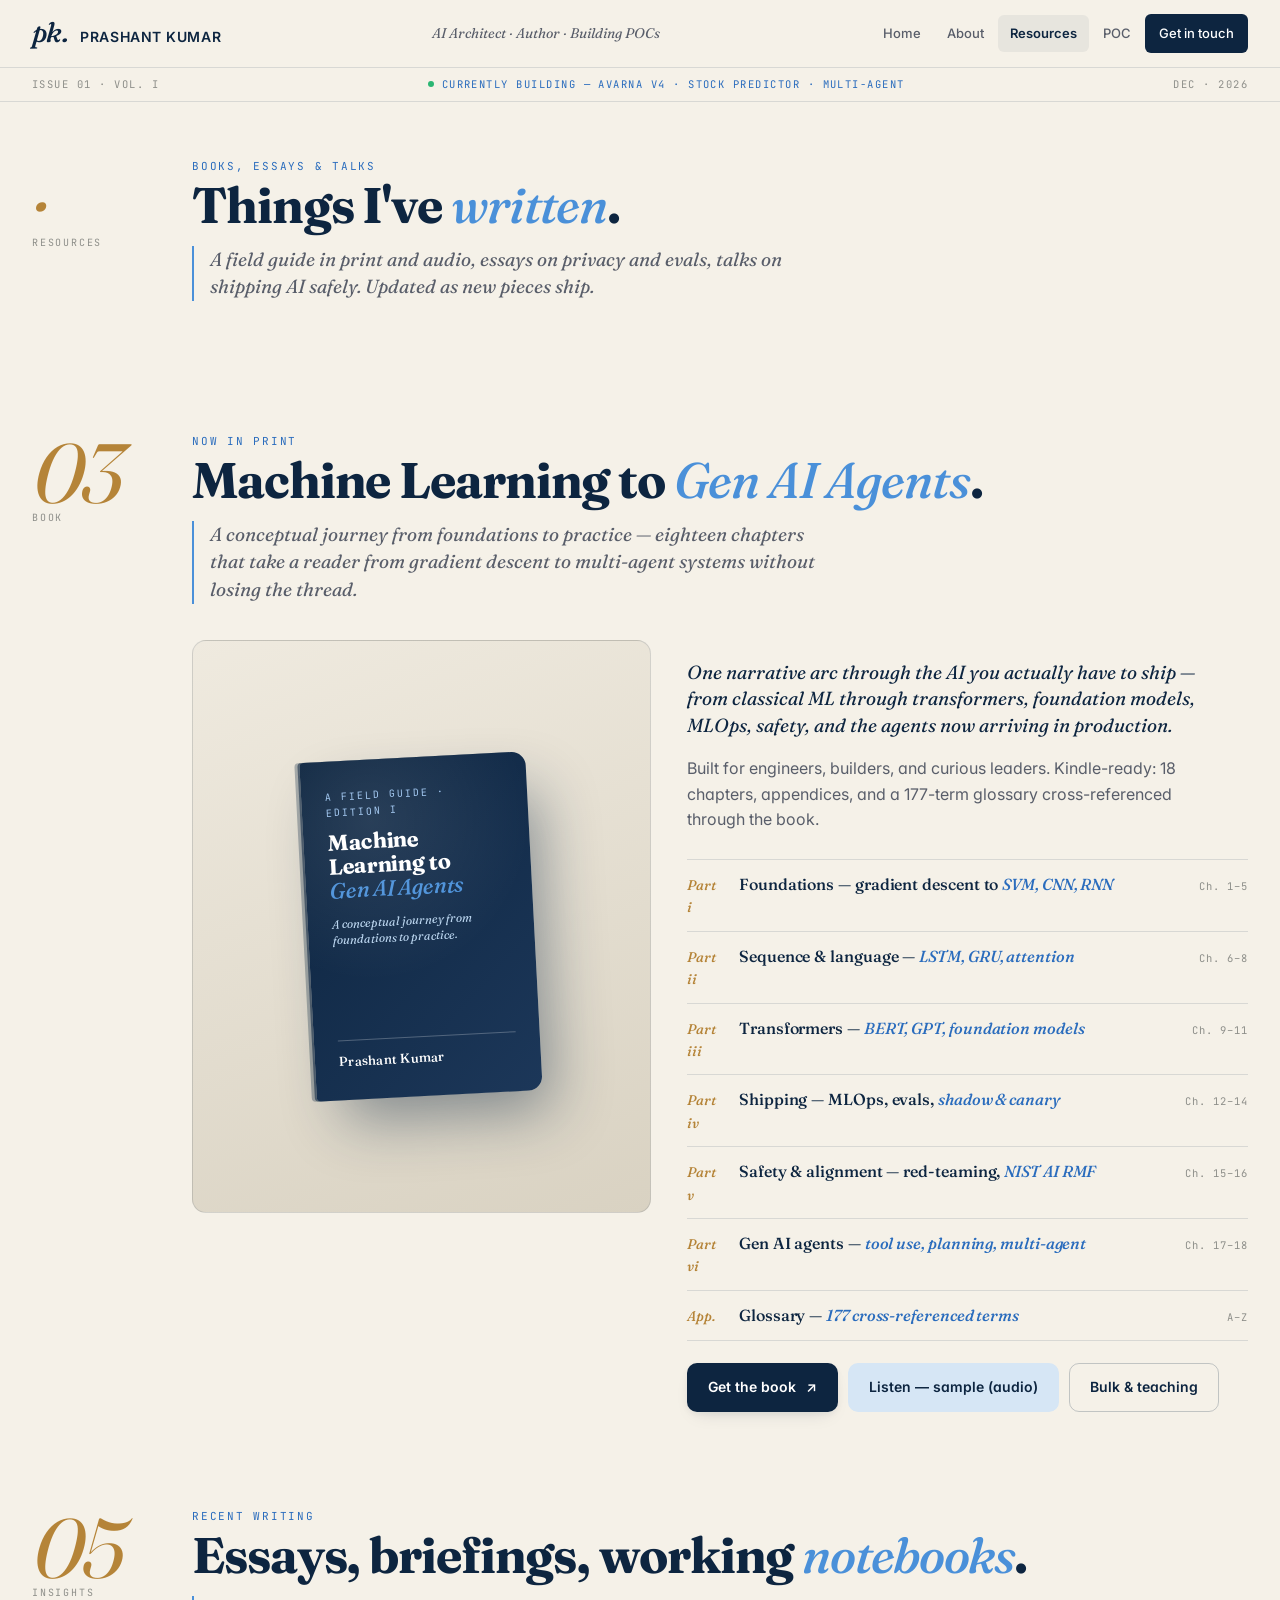
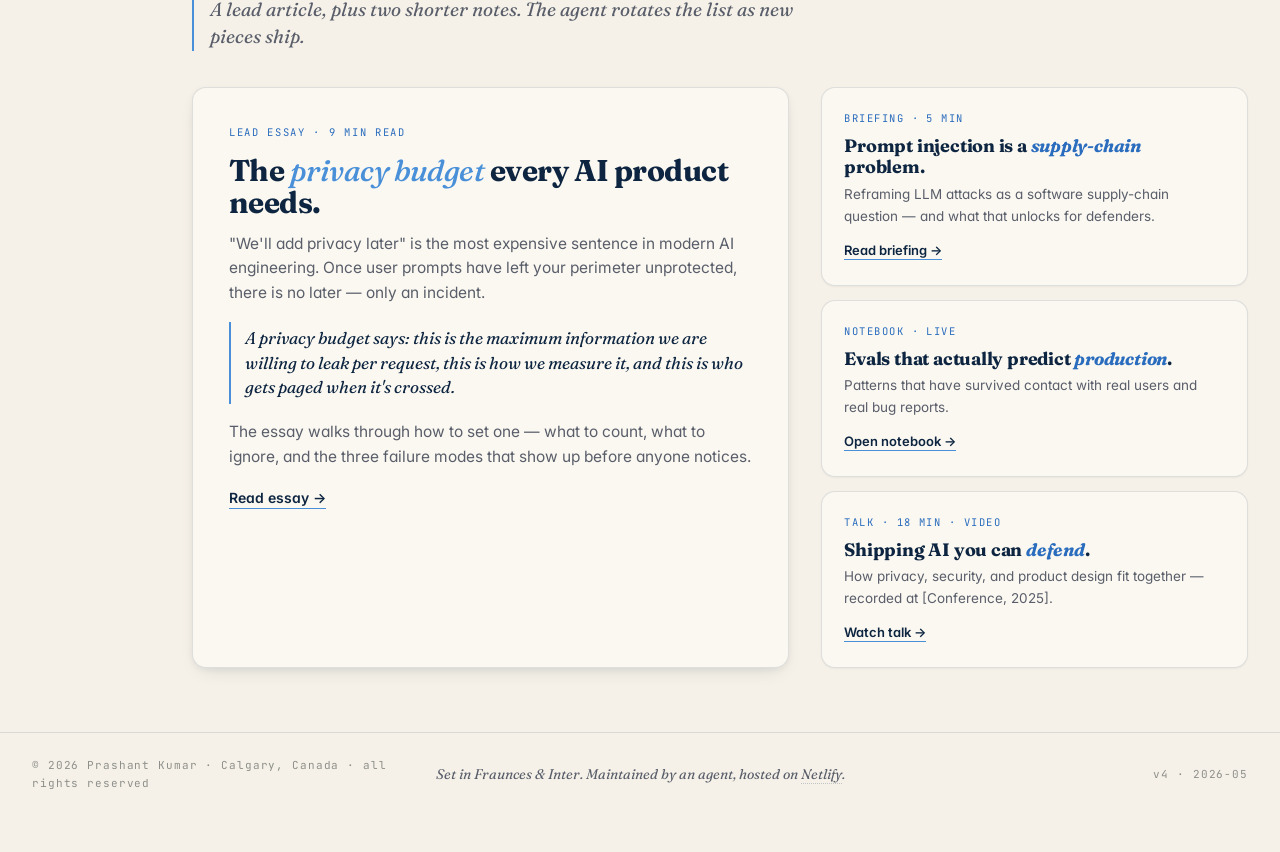
<file: resources/index.html>
<!doctype html>
<html lang="en">
<head>
<meta charset="utf-8" />
<meta name="viewport" content="width=device-width, initial-scale=1" />
<title>Resources — books, essays &amp; talks · Prashant Kumar</title>
<meta name="description" content="Resources from Prashant Kumar — Machine Learning to Gen AI Agents (book), essays on privacy and evals, talks on shipping AI safely." />
<meta name="theme-color" content="#0d2540" />
<meta property="og:title" content="Resources — books, essays &amp; talks · Prashant Kumar" />
<meta property="og:description" content="Books, essays, and talks on AI, privacy, and shipping intelligent software." />
<meta property="og:type" content="website" />
<link rel="preconnect" href="https://fonts.googleapis.com" />
<link rel="preconnect" href="https://fonts.gstatic.com" crossorigin />
<link href="https://fonts.googleapis.com/css2?family=Fraunces:ital,opsz,wght@0,9..144,400;0,9..144,500;0,9..144,700;0,9..144,900;1,9..144,400;1,9..144,500;1,9..144,700&family=Inter:wght@400;500;600&family=JetBrains+Mono:wght@400;500&display=swap" rel="stylesheet" />
<link rel="stylesheet" href="/assets/style.css" />
<style>
  .mast-nav a.active { background: rgba(13,37,64,.06); color: var(--navy); font-weight: 600; }
  .back-home { display: inline-flex; align-items: center; gap: 8px; color: var(--ink-dim); text-decoration: none; font-size: 13px; padding: 8px 0; }
  .back-home:hover { color: var(--navy); }

  /* === Portrait + bio block === */
  .portrait-hero {
    padding: 80px 0 60px;
    display: grid;
    grid-template-columns: minmax(280px, 380px) 1fr;
    gap: 64px;
    align-items: center;
  }
  @media (max-width: 880px) { .portrait-hero { grid-template-columns: 1fr; gap: 40px; padding: 48px 0; } }
  .portrait {
    aspect-ratio: 4 / 5;
    border-radius: var(--radius);
    background:
      url('/assets/portrait.jpg') center / cover no-repeat,
      radial-gradient(circle at 30% 30%, #cdd9e6, transparent 55%),
      linear-gradient(160deg, #e6ebf2, #95a6ba);
    box-shadow: var(--shadow-lg);
    position: relative;
    overflow: hidden;
    border: 1px solid var(--rule);
  }
  .portrait .placeholder {
    position: absolute; inset: 0;
    display: flex; align-items: center; justify-content: center;
    text-align: center; padding: 24px;
    color: var(--navy);
    font-family: "Fraunces", serif;
    font-style: italic;
    font-size: 14px;
    background: linear-gradient(160deg, rgba(230,235,242,.92), rgba(149,166,186,.92));
  }
  /* Hide placeholder when portrait.jpg loads */
  .portrait[data-loaded="true"] .placeholder { display: none; }

  .bio-eyebrow {
    font-family: "JetBrains Mono", monospace;
    font-size: 11px; letter-spacing: .22em; text-transform: uppercase;
    color: var(--accent-deep);
    margin-bottom: 18px;
  }
  .bio-eyebrow .sep { color: var(--gold); margin: 0 10px; }
  .bio-name {
    font-family: "Fraunces", serif;
    font-weight: 500;
    font-size: clamp(48px, 6vw, 84px);
    line-height: .98;
    letter-spacing: -.03em;
    color: var(--navy);
    margin: 0 0 12px;
  }
  .bio-name .it { font-style: italic; color: var(--accent); }
  .bio-role {
    font-family: "Fraunces", serif;
    font-style: italic;
    font-weight: 400;
    font-size: clamp(18px, 1.6vw, 22px);
    color: var(--ink-dim);
    margin: 0 0 24px;
  }
  .bio-role em { font-style: normal; color: var(--accent-deep); font-weight: 500; }
  .bio-blurb {
    font-size: 16px;
    color: var(--ink-dim);
    line-height: 1.65;
    max-width: 580px;
    margin: 0 0 24px;
  }
  .bio-ctas { display: flex; flex-wrap: wrap; gap: 10px; }

  /* === Latest & Trending strip === */
  .latest-strip {
    padding: 60px 0 40px;
    border-top: 1px solid var(--rule);
  }
  .latest-head {
    display: flex; justify-content: space-between; align-items: baseline;
    margin-bottom: 32px; flex-wrap: wrap; gap: 16px;
  }
  .latest-head h2 {
    font-family: "Fraunces", serif;
    font-weight: 500;
    font-size: clamp(26px, 3vw, 38px);
    color: var(--navy);
    letter-spacing: -.018em;
    margin: 0;
  }
  .latest-head h2 .it { font-style: italic; color: var(--accent); }
  .latest-head .updated {
    font-family: "JetBrains Mono", monospace;
    font-size: 11px;
    color: var(--ink-soft);
    letter-spacing: .14em; text-transform: uppercase;
  }
  .latest-grid {
    display: grid;
    grid-template-columns: repeat(3, 1fr);
    gap: 20px;
  }
  @media (max-width: 880px) { .latest-grid { grid-template-columns: 1fr; } }
  .lcard {
    background: var(--paper);
    border: 1px solid var(--rule);
    border-radius: var(--radius);
    padding: 28px;
    display: flex; flex-direction: column;
    text-decoration: none;
    box-shadow: var(--shadow-sm);
    transition: transform .25s ease, box-shadow .25s ease, border-color .25s ease;
    position: relative;
  }
  .lcard:hover { transform: translateY(-3px); box-shadow: var(--shadow-md); border-color: var(--rule-strong); }
  .lcard.featured { border-top: 3px solid var(--accent); }
  .lcard .badge {
    align-self: flex-start;
    font-family: "JetBrains Mono", monospace;
    font-size: 10px;
    letter-spacing: .16em; text-transform: uppercase;
    padding: 3px 9px;
    border-radius: 999px;
    background: var(--accent-soft);
    color: var(--navy);
    margin-bottom: 14px;
  }
  .lcard .meta {
    font-family: "JetBrains Mono", monospace;
    font-size: 10.5px;
    letter-spacing: .16em; text-transform: uppercase;
    color: var(--accent-deep);
    margin-bottom: 10px;
  }
  .lcard h3 {
    font-family: "Fraunces", serif;
    font-weight: 500;
    font-size: 22px;
    color: var(--navy);
    margin: 0 0 8px;
    line-height: 1.18;
    letter-spacing: -.012em;
  }
  .lcard h3 .it { font-style: italic; color: var(--accent); }
  .lcard p { color: var(--ink-dim); font-size: 14px; margin: 0 0 16px; line-height: 1.55; flex: 1; }
  .lcard .read {
    color: var(--navy);
    font-weight: 600;
    font-size: 13.5px;
    display: inline-flex; align-items: center; gap: 8px;
  }
  .lcard .arr { transition: transform .2s ease; }
  .lcard:hover .arr { transform: translate(4px,0); }

  /* === Now building strip === */
  .now-strip {
    padding: 50px 0 30px;
    display: grid;
    grid-template-columns: 200px 1fr;
    gap: 40px;
    border-top: 1px solid var(--rule);
  }
  @media (max-width: 880px) { .now-strip { grid-template-columns: 1fr; gap: 16px; } }
  .now-strip h3 {
    font-family: "Fraunces", serif;
    font-style: italic;
    font-weight: 400;
    font-size: 26px;
    color: var(--navy);
    letter-spacing: -.012em;
    margin: 0;
  }
  .now-strip h3 small {
    display: block;
    font-family: "JetBrains Mono", monospace;
    font-style: normal;
    font-size: 10px;
    color: var(--ink-soft);
    letter-spacing: .18em;
    text-transform: uppercase;
    margin-top: 4px;
  }
  .now-list-clean { list-style: none; padding: 0; margin: 0; }
  .now-list-clean li {
    padding: 14px 0;
    border-bottom: 1px solid var(--rule);
    display: grid;
    grid-template-columns: 110px 1fr auto;
    gap: 18px;
    align-items: baseline;
  }
  .now-list-clean li:last-child { border-bottom: 0; }
  .now-list-clean .when {
    font-family: "JetBrains Mono", monospace;
    font-size: 10.5px;
    color: var(--ink-soft);
    letter-spacing: .14em; text-transform: uppercase;
  }
  .now-list-clean .what { color: var(--ink); font-size: 15.5px; }
  .now-list-clean .what em { color: var(--accent-deep); font-style: normal; font-weight: 500; }
  .now-list-clean .tag-status {
    font-family: "JetBrains Mono", monospace;
    font-size: 9.5px; letter-spacing: .14em; text-transform: uppercase;
    color: var(--ink-soft);
  }

  /* === Sign off === */
  .signoff-clean {
    padding: 80px 0 60px;
    border-top: 1px solid var(--rule);
    display: grid;
    grid-template-columns: 1.4fr 1fr;
    gap: 64px;
    align-items: center;
  }
  @media (max-width: 880px) { .signoff-clean { grid-template-columns: 1fr; gap: 24px; padding: 56px 0; } }
  .signoff-clean p {
    font-family: "Fraunces", serif;
    font-style: italic;
    font-weight: 400;
    font-size: clamp(22px, 2.4vw, 30px);
    color: var(--navy);
    line-height: 1.32;
    margin: 0;
    letter-spacing: -.012em;
  }
  .signoff-clean p em { font-style: normal; color: var(--accent); }
</style>
</head>
<body>

<header class="masthead">
  <div class="mast-inner">
    <a class="mast-brand" href="/">
      <span class="mast-mono">pk.</span>
      <span class="mast-name">Prashant Kumar</span>
    </a>
    <div class="mast-tag">AI Architect · Author · Building POCs</div>
    <nav class="mast-nav">
      <a href="/">Home</a>
      <a href="/about/">About</a>
      <a href="/resources/" class="active">Resources</a>
      <a href="/poc/">POC</a>
      <a class="cta" href="/about/#contact">Get in touch</a>
    </nav>
  </div>
</header>

<div class="issue-rule">
  <div class="issue-inner">
    <span>Issue 01 · Vol. I</span>
    <span class="live">Currently building — Avarna v4 · Stock Predictor · Multi-Agent</span>
    <span id="issue-date">— · 2026</span>
  </div>
</div>

<main id="top">

  <section class="chap reveal" style="padding-top: 56px;">
    <div class="chap-num">·<small>Resources</small></div>
    <div class="chap-body">
      <div class="chap-kicker">Books, essays &amp; talks</div>
      <h1 class="chap-title">Things I've <span class="it">written</span>.</h1>
      <p class="chap-dek">A field guide in print and audio, essays on privacy and evals, talks on shipping AI safely. Updated as new pieces ship.</p>
    </div>
  </section>

  <section id="book" class="chap reveal">
    <div class="chap-num">03<small>Book</small></div>
    <div class="chap-body">
      <div class="chap-kicker">Now in print</div>
      <h2 class="chap-title">Machine Learning to <span class="it">Gen AI Agents</span>.</h2>
      <p class="chap-dek">A conceptual journey from foundations to practice — eighteen chapters that take a reader from gradient descent to multi-agent systems without losing the thread.</p>

      <div class="book">
        <div class="book-stage">
          <div class="book-cover" aria-label="Book cover: Machine Learning to Gen AI Agents by Prashant Kumar">
            <div>
              <div class="pub">A field guide · Edition I</div>
              <div class="ttl">Machine Learning to<br/><em>Gen AI Agents</em></div>
              <div class="sub">A conceptual journey from foundations to practice.</div>
            </div>
            <div class="au">Prashant Kumar</div>
          </div>
        </div>

        <div class="book-info">
          <p class="lead">One narrative arc through the AI you actually have to ship — from classical ML through transformers, foundation models, MLOps, safety, and the agents now arriving in production.</p>
          <p>Built for engineers, builders, and curious leaders. Kindle-ready: 18 chapters, appendices, and a 177-term glossary cross-referenced through the book.</p>

          <div class="toc">
            <div class="toc-row"><div class="pt">Part i</div><div class="ti">Foundations — gradient descent to <em>SVM, CNN, RNN</em></div><div class="ch">Ch. 1–5</div></div>
            <div class="toc-row"><div class="pt">Part ii</div><div class="ti">Sequence &amp; language — <em>LSTM, GRU, attention</em></div><div class="ch">Ch. 6–8</div></div>
            <div class="toc-row"><div class="pt">Part iii</div><div class="ti">Transformers — <em>BERT, GPT, foundation models</em></div><div class="ch">Ch. 9–11</div></div>
            <div class="toc-row"><div class="pt">Part iv</div><div class="ti">Shipping — MLOps, evals, <em>shadow &amp; canary</em></div><div class="ch">Ch. 12–14</div></div>
            <div class="toc-row"><div class="pt">Part v</div><div class="ti">Safety &amp; alignment — red-teaming, <em>NIST AI RMF</em></div><div class="ch">Ch. 15–16</div></div>
            <div class="toc-row"><div class="pt">Part vi</div><div class="ti">Gen AI agents — <em>tool use, planning, multi-agent</em></div><div class="ch">Ch. 17–18</div></div>
            <div class="toc-row"><div class="pt">App.</div><div class="ti">Glossary — <em>177 cross-referenced terms</em></div><div class="ch">A–Z</div></div>
          </div>

          <div class="ctas">
            <a class="btn btn-p" href="/about/#contact">Get the book <span class="arr">↗</span></a>
            <a class="btn btn-s" href="/">Listen — sample (audio)</a>
            <a class="btn btn-g" href="/about/#contact">Bulk &amp; teaching</a>
          </div>
        </div>
      </div>
    </div>
  </section>

  <section id="insights" class="chap reveal">
    <div class="chap-num">05<small>Insights</small></div>
    <div class="chap-body">
      <div class="chap-kicker">Recent writing</div>
      <h2 class="chap-title">Essays, briefings, working <span class="it">notebooks</span>.</h2>
      <p class="chap-dek">A lead article, plus two shorter notes. The agent rotates the list as new pieces ship.</p>

      <div class="insights">
        <article class="lead-essay">
          <div class="kk">Lead essay · 9 min read</div>
          <h3>The <span class="it">privacy budget</span> every AI product needs.</h3>
          <p>"We'll add privacy later" is the most expensive sentence in modern AI engineering. Once user prompts have left your perimeter unprotected, there is no later — only an incident.</p>
          <div class="pull">A privacy budget says: this is the maximum information we are willing to leak per request, this is how we measure it, and this is who gets paged when it's crossed.</div>
          <p>The essay walks through how to set one — what to count, what to ignore, and the three failure modes that show up before anyone notices.</p>
          <a class="read" href="#">Read essay →</a>
        </article>
        <div class="more-stack">
          <article class="mi">
            <div class="kk">Briefing · 5 min</div>
            <h4>Prompt injection is a <span style="font-style:italic;color:var(--accent-deep)">supply-chain</span> problem.</h4>
            <p>Reframing LLM attacks as a software supply-chain question — and what that unlocks for defenders.</p>
            <a href="#">Read briefing →</a>
          </article>
          <article class="mi">
            <div class="kk">Notebook · live</div>
            <h4>Evals that actually predict <span style="font-style:italic;color:var(--accent-deep)">production</span>.</h4>
            <p>Patterns that have survived contact with real users and real bug reports.</p>
            <a href="#">Open notebook →</a>
          </article>
          <article class="mi">
            <div class="kk">Talk · 18 min · video</div>
            <h4>Shipping AI you can <span style="font-style:italic;color:var(--accent-deep)">defend</span>.</h4>
            <p>How privacy, security, and product design fit together — recorded at [Conference, 2025].</p>
            <a href="/">Watch talk →</a>
          </article>
        </div>
      </div>
    </div>
  </section>

</main>

<footer class="colophon">
  <div>© <span id="yr"></span> Prashant Kumar · Calgary, Canada · all rights reserved</div>
  <div class="mid">Set in Fraunces &amp; Inter. Maintained by an agent, hosted on <a href="https://www.netlify.com" target="_blank" rel="noopener">Netlify</a>.</div>
  <div style="text-align:right">v4 · 2026-05</div>
</footer>

<script>
  const now = new Date();
  document.getElementById('yr').textContent = now.getFullYear();
  const months = ["JAN","FEB","MAR","APR","MAY","JUN","JUL","AUG","SEP","OCT","NOV","DEC"];
  const dateEl = document.getElementById('issue-date');
  if (dateEl) dateEl.textContent = `${months[now.getMonth()]} · ${now.getFullYear()}`;
  const io = new IntersectionObserver((entries) => {
    entries.forEach(e => { if (e.isIntersecting) { e.target.classList.add('in'); io.unobserve(e.target); } });
  }, { threshold: 0.10 });
  document.querySelectorAll('.reveal').forEach(el => io.observe(el));
  // If portrait.jpg loads successfully, mark portrait container so placeholder hides
  const portrait = document.querySelector('.portrait');
  if (portrait) {
    const img = new Image();
    img.onload = () => portrait.setAttribute('data-loaded', 'true');
    img.src = '/assets/portrait.jpg';
  }
</script>

</body>
</html>
</file>
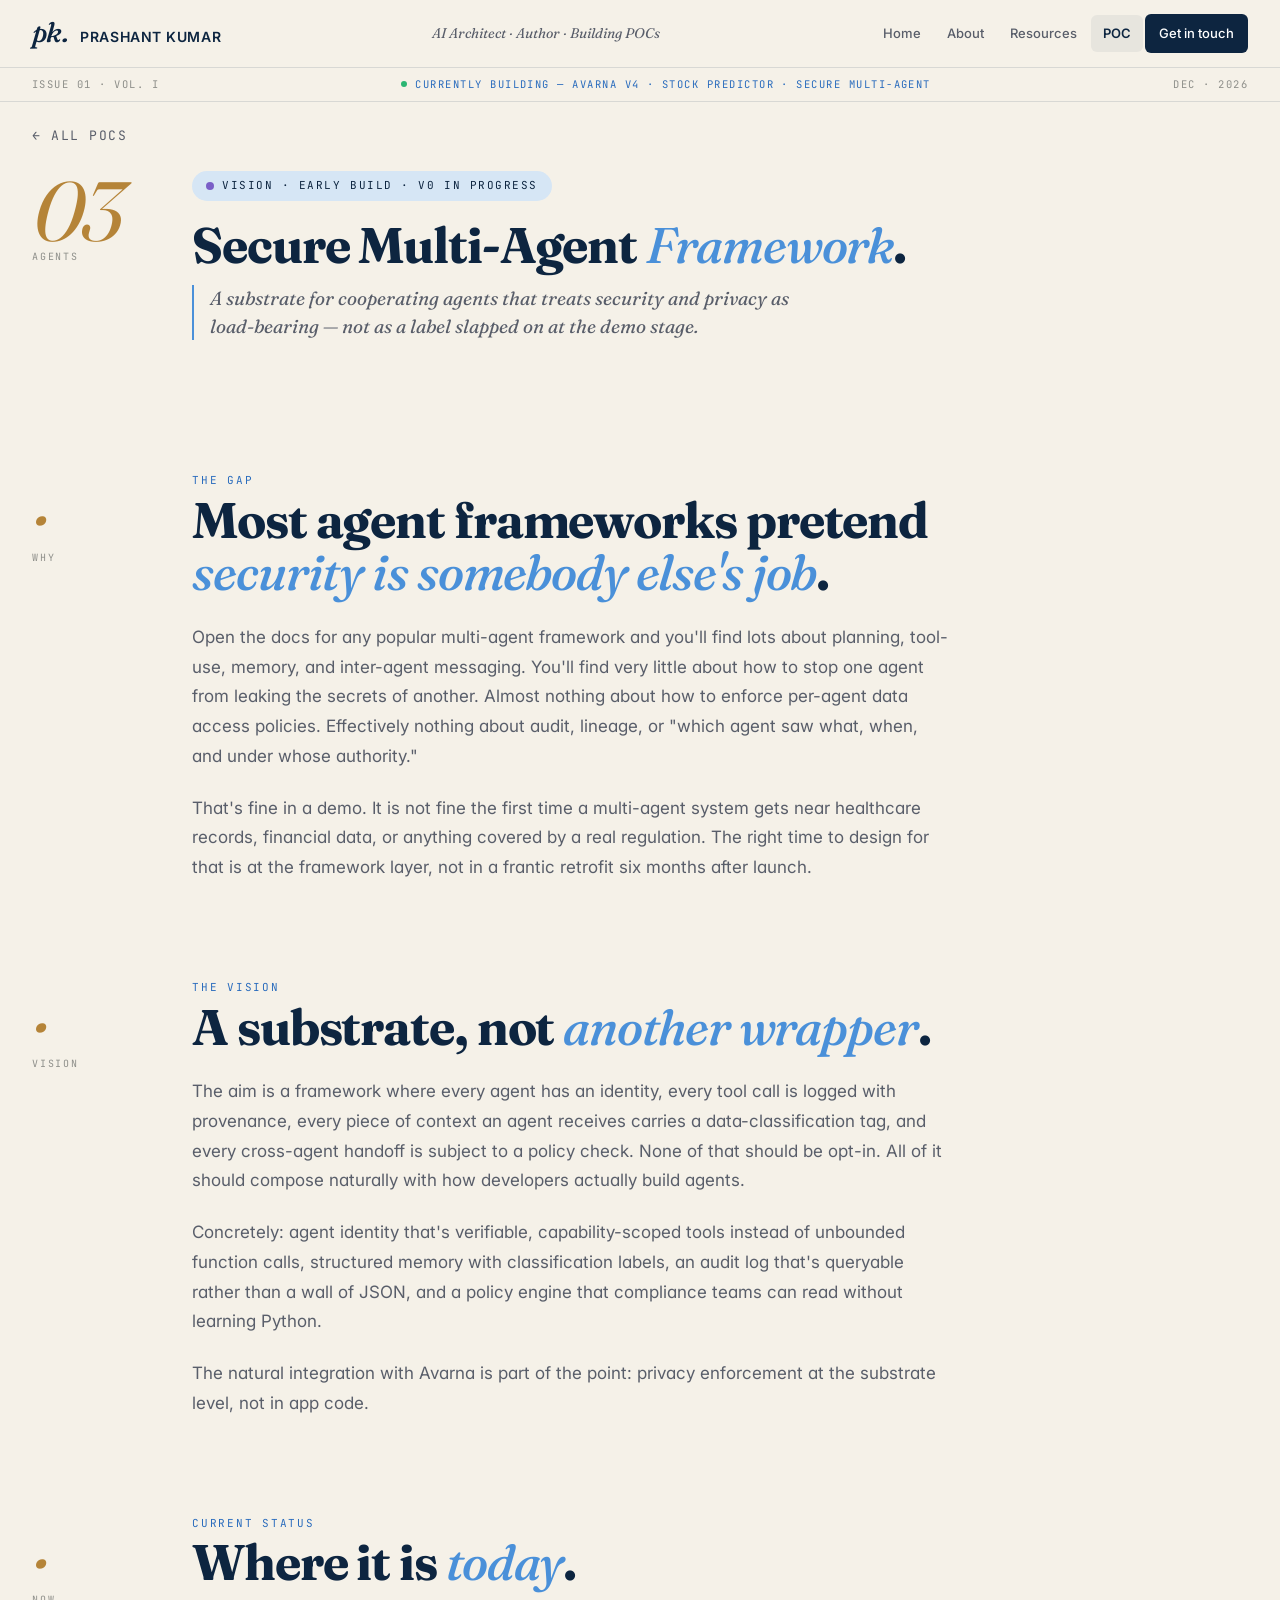
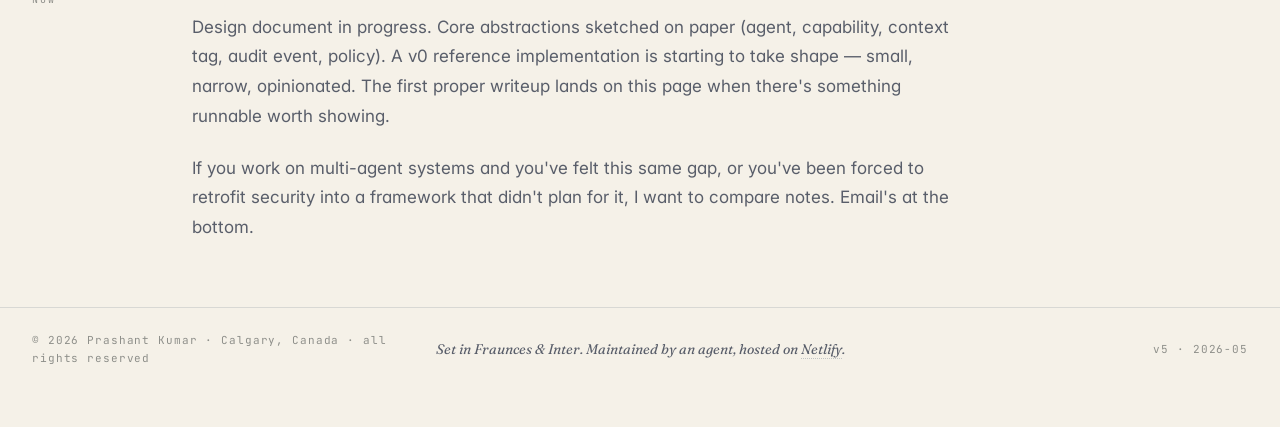
<file: poc/multi-agent/index.html>
<!doctype html>
<html lang="en">
<head>
<meta charset="utf-8" />
<meta name="viewport" content="width=device-width, initial-scale=1" />
<title>Secure Multi-Agent Framework — Prashant Kumar</title>
<meta name="description" content="A substrate for cooperating agents that treats security and privacy as first-class concerns, not afterthoughts." />
<meta name="theme-color" content="#0d2540" />
<meta property="og:title" content="Secure Multi-Agent Framework — Prashant Kumar" />
<meta property="og:description" content="Multi-agent framework with security and privacy built in at the substrate level." />
<meta property="og:type" content="website" />
<link rel="preconnect" href="https://fonts.googleapis.com" />
<link rel="preconnect" href="https://fonts.gstatic.com" crossorigin />
<link href="https://fonts.googleapis.com/css2?family=Fraunces:ital,opsz,wght@0,9..144,400;0,9..144,500;0,9..144,700;0,9..144,900;1,9..144,400;1,9..144,500;1,9..144,700&family=Inter:wght@400;500;600&family=JetBrains+Mono:wght@400;500&display=swap" rel="stylesheet" />
<link rel="stylesheet" href="/assets/style.css" />
<style>
  .mast-nav a.active { background: rgba(13,37,64,.06); color: var(--navy); font-weight: 600; }
  .back-poc { display: inline-flex; align-items: center; gap: 8px; color: var(--ink-dim); text-decoration: none; font-size: 13px; padding: 24px 0 0; font-family: "JetBrains Mono", monospace; letter-spacing: .12em; text-transform: uppercase; }
  .back-poc:hover { color: var(--navy); }
  .deck-frame { width: 100%; aspect-ratio: 16/9; border: 1px solid var(--rule); border-radius: var(--radius); background: var(--paper); box-shadow: var(--shadow-md); }
  .video-frame { width: 100%; aspect-ratio: 16/9; border-radius: var(--radius); background: linear-gradient(135deg, var(--navy), var(--navy-700)); position: relative; overflow: hidden; border: 1px solid var(--rule-strong); box-shadow: var(--shadow-lg); display:flex; align-items:center; justify-content:center; color:#cfe1f5; font-family:"JetBrains Mono",monospace; font-size:12px; letter-spacing:.14em; text-transform:uppercase; }
  .status-pill { display: inline-flex; align-items: center; gap: 8px; font-family: "JetBrains Mono", monospace; font-size: 11px; letter-spacing: .14em; text-transform: uppercase; background: var(--accent-soft); color: var(--navy); padding: 6px 14px; border-radius: 999px; margin-bottom: 18px; }
  .status-pill .dot { width:8px; height:8px; border-radius:50%; background:#2bb673; }
  .status-pill.early .dot { background:#f4a32a; }
  .status-pill.vision .dot { background:#7a5fc7; }
</style>
</head>
<body>

<header class="masthead">
  <div class="mast-inner">
    <a class="mast-brand" href="/"><span class="mast-mono">pk.</span><span class="mast-name">Prashant Kumar</span></a>
    <div class="mast-tag">AI Architect · Author · Building POCs</div>
    <nav class="mast-nav">
      <a href="/">Home</a>
      <a href="/about/">About</a>
      <a href="/resources/">Resources</a>
      <a href="/poc/" class="active">POC</a>
      <a class="cta" href="/about/#contact">Get in touch</a>
    </nav>
  </div>
</header>

<div class="issue-rule">
  <div class="issue-inner">
    <span>Issue 01 · Vol. I</span>
    <span class="live">Currently building — Avarna v4 · Stock Predictor · Secure Multi-Agent</span>
    <span id="issue-date">— · 2026</span>
  </div>
</div>

<main id="top">

  <a class="back-poc" href="/poc/">← All POCs</a>

  <section class="chap reveal" style="padding-top: 24px;">
    <div class="chap-num">03<small>Agents</small></div>
    <div class="chap-body">
      <span class="status-pill vision"><span class="dot"></span> Vision · early build · v0 in progress</span>
      <h1 class="chap-title">Secure Multi-Agent <span class="it">Framework</span>.</h1>
      <p class="chap-dek">A substrate for cooperating agents that treats security and privacy as load-bearing — not as a label slapped on at the demo stage.</p>
    </div>
  </section>

  <section class="chap reveal">
    <div class="chap-num">·<small>Why</small></div>
    <div class="chap-body" style="max-width: 760px;">
      <div class="chap-kicker">The gap</div>
      <h2 class="chap-title">Most agent frameworks pretend <span class="it">security is somebody else's job</span>.</h2>
      <p style="font-size: 17px; color: var(--ink-dim); line-height: 1.75; margin: 24px 0 0;">
        Open the docs for any popular multi-agent framework and you'll find lots about planning, tool-use, memory, and inter-agent messaging. You'll find very little about how to stop one agent from leaking the secrets of another. Almost nothing about how to enforce per-agent data access policies. Effectively nothing about audit, lineage, or "which agent saw what, when, and under whose authority."
      </p>
      <p style="font-size: 17px; color: var(--ink-dim); line-height: 1.75; margin: 22px 0 0;">
        That's fine in a demo. It is not fine the first time a multi-agent system gets near healthcare records, financial data, or anything covered by a real regulation. The right time to design for that is at the framework layer, not in a frantic retrofit six months after launch.
      </p>
    </div>
  </section>

  <section class="chap reveal">
    <div class="chap-num">·<small>Vision</small></div>
    <div class="chap-body" style="max-width: 760px;">
      <div class="chap-kicker">The vision</div>
      <h2 class="chap-title">A substrate, not <span class="it">another wrapper</span>.</h2>
      <p style="font-size: 17px; color: var(--ink-dim); line-height: 1.75; margin: 24px 0 0;">
        The aim is a framework where every agent has an identity, every tool call is logged with provenance, every piece of context an agent receives carries a data-classification tag, and every cross-agent handoff is subject to a policy check. None of that should be opt-in. All of it should compose naturally with how developers actually build agents.
      </p>
      <p style="font-size: 17px; color: var(--ink-dim); line-height: 1.75; margin: 22px 0 0;">
        Concretely: agent identity that's verifiable, capability-scoped tools instead of unbounded function calls, structured memory with classification labels, an audit log that's queryable rather than a wall of JSON, and a policy engine that compliance teams can read without learning Python.
      </p>
      <p style="font-size: 17px; color: var(--ink-dim); line-height: 1.75; margin: 22px 0 0;">
        The natural integration with Avarna is part of the point: privacy enforcement at the substrate level, not in app code.
      </p>
    </div>
  </section>

  <section class="chap reveal">
    <div class="chap-num">·<small>Now</small></div>
    <div class="chap-body" style="max-width: 760px;">
      <div class="chap-kicker">Current status</div>
      <h2 class="chap-title">Where it is <span class="it">today</span>.</h2>
      <p style="font-size: 17px; color: var(--ink-dim); line-height: 1.75; margin: 24px 0 0;">
        Design document in progress. Core abstractions sketched on paper (agent, capability, context tag, audit event, policy). A v0 reference implementation is starting to take shape — small, narrow, opinionated. The first proper writeup lands on this page when there's something runnable worth showing.
      </p>
      <p style="font-size: 17px; color: var(--ink-dim); line-height: 1.75; margin: 22px 0 0;">
        If you work on multi-agent systems and you've felt this same gap, or you've been forced to retrofit security into a framework that didn't plan for it, I want to compare notes. Email's at the bottom.
      </p>
    </div>
  </section>

</main>

<footer class="colophon">
  <div>© <span id="yr"></span> Prashant Kumar · Calgary, Canada · all rights reserved</div>
  <div class="mid">Set in Fraunces &amp; Inter. Maintained by an agent, hosted on <a href="https://www.netlify.com" target="_blank" rel="noopener">Netlify</a>.</div>
  <div style="text-align:right">v5 · 2026-05</div>
</footer>

<script>
  const now = new Date();
  document.getElementById('yr').textContent = now.getFullYear();
  const months = ["JAN","FEB","MAR","APR","MAY","JUN","JUL","AUG","SEP","OCT","NOV","DEC"];
  const d = document.getElementById('issue-date');
  if (d) d.textContent = `${months[now.getMonth()]} · ${now.getFullYear()}`;
  const io = new IntersectionObserver((entries) => {
    entries.forEach(e => { if (e.isIntersecting) { e.target.classList.add('in'); io.unobserve(e.target); } });
  }, { threshold: 0.10 });
  document.querySelectorAll('.reveal').forEach(el => io.observe(el));
</script>

</body>
</html>
</file>
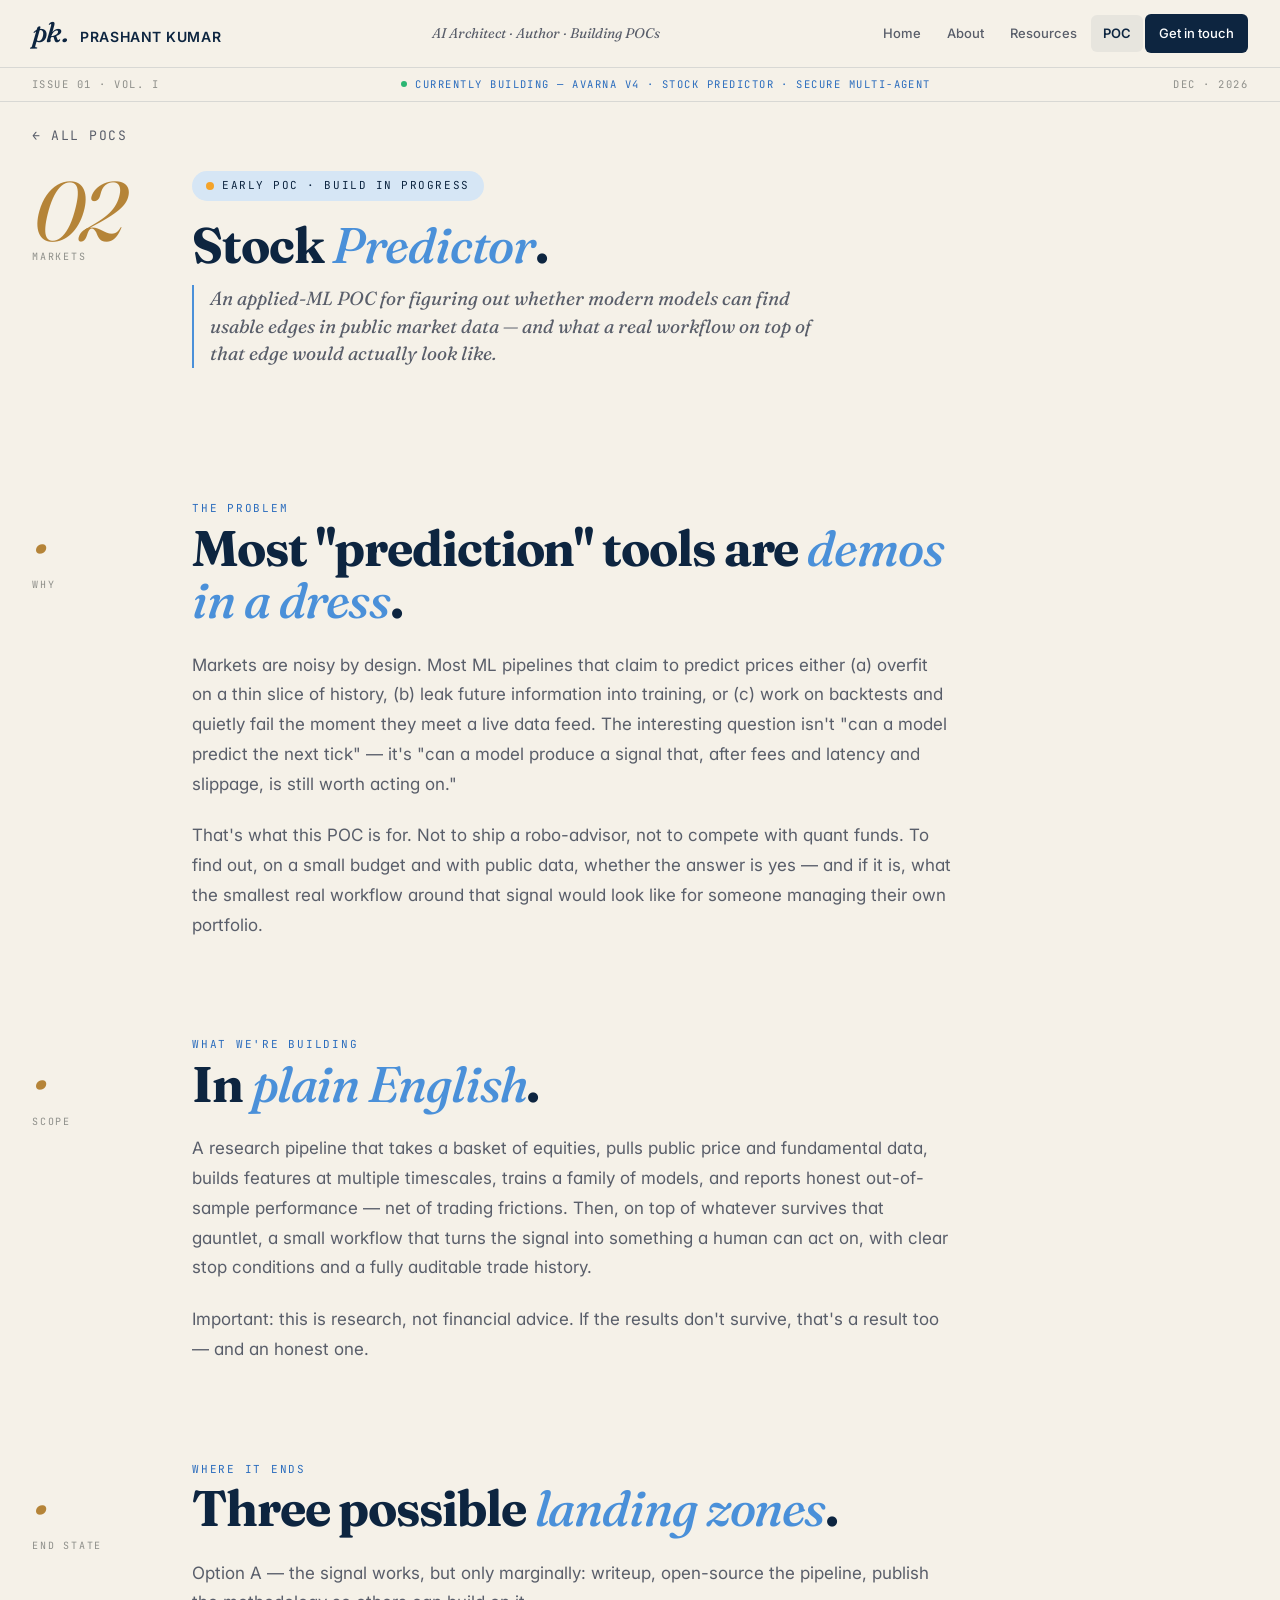
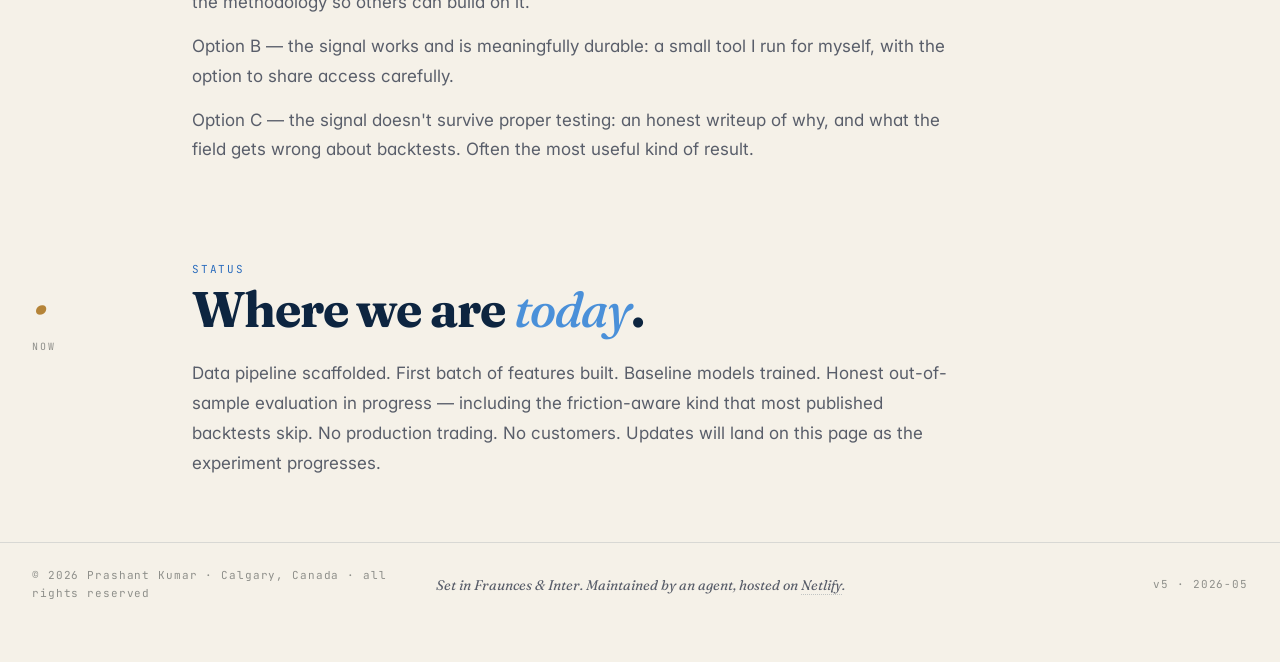
<file: poc/stock-predictor/index.html>
<!doctype html>
<html lang="en">
<head>
<meta charset="utf-8" />
<meta name="viewport" content="width=device-width, initial-scale=1" />
<title>Stock Predictor — Prashant Kumar</title>
<meta name="description" content="A research POC for whether modern ML can find usable edges in public market data — and what an honest workflow on top of that signal would look like." />
<meta name="theme-color" content="#0d2540" />
<meta property="og:title" content="Stock Predictor — Prashant Kumar" />
<meta property="og:description" content="Research POC for ML on noisy public market data. Honest framing, plain English." />
<meta property="og:type" content="website" />
<link rel="preconnect" href="https://fonts.googleapis.com" />
<link rel="preconnect" href="https://fonts.gstatic.com" crossorigin />
<link href="https://fonts.googleapis.com/css2?family=Fraunces:ital,opsz,wght@0,9..144,400;0,9..144,500;0,9..144,700;0,9..144,900;1,9..144,400;1,9..144,500;1,9..144,700&family=Inter:wght@400;500;600&family=JetBrains+Mono:wght@400;500&display=swap" rel="stylesheet" />
<link rel="stylesheet" href="/assets/style.css" />
<style>
  .mast-nav a.active { background: rgba(13,37,64,.06); color: var(--navy); font-weight: 600; }
  .back-poc { display: inline-flex; align-items: center; gap: 8px; color: var(--ink-dim); text-decoration: none; font-size: 13px; padding: 24px 0 0; font-family: "JetBrains Mono", monospace; letter-spacing: .12em; text-transform: uppercase; }
  .back-poc:hover { color: var(--navy); }
  .deck-frame { width: 100%; aspect-ratio: 16/9; border: 1px solid var(--rule); border-radius: var(--radius); background: var(--paper); box-shadow: var(--shadow-md); }
  .video-frame { width: 100%; aspect-ratio: 16/9; border-radius: var(--radius); background: linear-gradient(135deg, var(--navy), var(--navy-700)); position: relative; overflow: hidden; border: 1px solid var(--rule-strong); box-shadow: var(--shadow-lg); display:flex; align-items:center; justify-content:center; color:#cfe1f5; font-family:"JetBrains Mono",monospace; font-size:12px; letter-spacing:.14em; text-transform:uppercase; }
  .status-pill { display: inline-flex; align-items: center; gap: 8px; font-family: "JetBrains Mono", monospace; font-size: 11px; letter-spacing: .14em; text-transform: uppercase; background: var(--accent-soft); color: var(--navy); padding: 6px 14px; border-radius: 999px; margin-bottom: 18px; }
  .status-pill .dot { width:8px; height:8px; border-radius:50%; background:#2bb673; }
  .status-pill.early .dot { background:#f4a32a; }
  .status-pill.vision .dot { background:#7a5fc7; }
</style>
</head>
<body>

<header class="masthead">
  <div class="mast-inner">
    <a class="mast-brand" href="/"><span class="mast-mono">pk.</span><span class="mast-name">Prashant Kumar</span></a>
    <div class="mast-tag">AI Architect · Author · Building POCs</div>
    <nav class="mast-nav">
      <a href="/">Home</a>
      <a href="/about/">About</a>
      <a href="/resources/">Resources</a>
      <a href="/poc/" class="active">POC</a>
      <a class="cta" href="/about/#contact">Get in touch</a>
    </nav>
  </div>
</header>

<div class="issue-rule">
  <div class="issue-inner">
    <span>Issue 01 · Vol. I</span>
    <span class="live">Currently building — Avarna v4 · Stock Predictor · Secure Multi-Agent</span>
    <span id="issue-date">— · 2026</span>
  </div>
</div>

<main id="top">

  <a class="back-poc" href="/poc/">← All POCs</a>

  <section class="chap reveal" style="padding-top: 24px;">
    <div class="chap-num">02<small>Markets</small></div>
    <div class="chap-body">
      <span class="status-pill early"><span class="dot"></span> Early POC · build in progress</span>
      <h1 class="chap-title">Stock <span class="it">Predictor</span>.</h1>
      <p class="chap-dek">An applied-ML POC for figuring out whether modern models can find usable edges in public market data — and what a real workflow on top of that edge would actually look like.</p>
    </div>
  </section>

  <section class="chap reveal">
    <div class="chap-num">·<small>Why</small></div>
    <div class="chap-body" style="max-width: 760px;">
      <div class="chap-kicker">The problem</div>
      <h2 class="chap-title">Most "prediction" tools are <span class="it">demos in a dress</span>.</h2>
      <p style="font-size: 17px; color: var(--ink-dim); line-height: 1.75; margin: 24px 0 0;">
        Markets are noisy by design. Most ML pipelines that claim to predict prices either (a) overfit on a thin slice of history, (b) leak future information into training, or (c) work on backtests and quietly fail the moment they meet a live data feed. The interesting question isn't "can a model predict the next tick" — it's "can a model produce a signal that, after fees and latency and slippage, is still worth acting on."
      </p>
      <p style="font-size: 17px; color: var(--ink-dim); line-height: 1.75; margin: 22px 0 0;">
        That's what this POC is for. Not to ship a robo-advisor, not to compete with quant funds. To find out, on a small budget and with public data, whether the answer is yes — and if it is, what the smallest real workflow around that signal would look like for someone managing their own portfolio.
      </p>
    </div>
  </section>

  <section class="chap reveal">
    <div class="chap-num">·<small>Scope</small></div>
    <div class="chap-body" style="max-width: 760px;">
      <div class="chap-kicker">What we're building</div>
      <h2 class="chap-title">In <span class="it">plain English</span>.</h2>
      <p style="font-size: 17px; color: var(--ink-dim); line-height: 1.75; margin: 24px 0 0;">
        A research pipeline that takes a basket of equities, pulls public price and fundamental data, builds features at multiple timescales, trains a family of models, and reports honest out-of-sample performance — net of trading frictions. Then, on top of whatever survives that gauntlet, a small workflow that turns the signal into something a human can act on, with clear stop conditions and a fully auditable trade history.
      </p>
      <p style="font-size: 17px; color: var(--ink-dim); line-height: 1.75; margin: 22px 0 0;">
        Important: this is research, not financial advice. If the results don't survive, that's a result too — and an honest one.
      </p>
    </div>
  </section>

  <section class="chap reveal">
    <div class="chap-num">·<small>End state</small></div>
    <div class="chap-body" style="max-width: 760px;">
      <div class="chap-kicker">Where it ends</div>
      <h2 class="chap-title">Three possible <span class="it">landing zones</span>.</h2>
      <p style="font-size: 17px; color: var(--ink-dim); line-height: 1.75; margin: 24px 0 0;">
        Option A — the signal works, but only marginally: writeup, open-source the pipeline, publish the methodology so others can build on it.
      </p>
      <p style="font-size: 17px; color: var(--ink-dim); line-height: 1.75; margin: 14px 0 0;">
        Option B — the signal works and is meaningfully durable: a small tool I run for myself, with the option to share access carefully.
      </p>
      <p style="font-size: 17px; color: var(--ink-dim); line-height: 1.75; margin: 14px 0 0;">
        Option C — the signal doesn't survive proper testing: an honest writeup of why, and what the field gets wrong about backtests. Often the most useful kind of result.
      </p>
    </div>
  </section>

  <section class="chap reveal">
    <div class="chap-num">·<small>Now</small></div>
    <div class="chap-body" style="max-width: 760px;">
      <div class="chap-kicker">Status</div>
      <h2 class="chap-title">Where we are <span class="it">today</span>.</h2>
      <p style="font-size: 17px; color: var(--ink-dim); line-height: 1.75; margin: 24px 0 0;">
        Data pipeline scaffolded. First batch of features built. Baseline models trained. Honest out-of-sample evaluation in progress — including the friction-aware kind that most published backtests skip. No production trading. No customers. Updates will land on this page as the experiment progresses.
      </p>
    </div>
  </section>

</main>

<footer class="colophon">
  <div>© <span id="yr"></span> Prashant Kumar · Calgary, Canada · all rights reserved</div>
  <div class="mid">Set in Fraunces &amp; Inter. Maintained by an agent, hosted on <a href="https://www.netlify.com" target="_blank" rel="noopener">Netlify</a>.</div>
  <div style="text-align:right">v5 · 2026-05</div>
</footer>

<script>
  const now = new Date();
  document.getElementById('yr').textContent = now.getFullYear();
  const months = ["JAN","FEB","MAR","APR","MAY","JUN","JUL","AUG","SEP","OCT","NOV","DEC"];
  const d = document.getElementById('issue-date');
  if (d) d.textContent = `${months[now.getMonth()]} · ${now.getFullYear()}`;
  const io = new IntersectionObserver((entries) => {
    entries.forEach(e => { if (e.isIntersecting) { e.target.classList.add('in'); io.unobserve(e.target); } });
  }, { threshold: 0.10 });
  document.querySelectorAll('.reveal').forEach(el => io.observe(el));
</script>

</body>
</html>
</file>
<file: assets/style.css>
:root {
    --bg: #f5f1e8;
    --bg-warm: #efeadf;
    --paper: #fbf8f1;
    --ink: #181c25;
    --ink-dim: #595e6a;
    --ink-soft: #8e8f8a;
    --navy: #0d2540;
    --navy-700: #1c3759;
    --navy-100: #e6ebf2;
    --accent: #4a90d9;
    --accent-deep: #2a6cbd;
    --accent-soft: #d6e6f5;
    --gold: #b58438;
    --rule: rgba(13,37,64,.12);
    --rule-strong: rgba(13,37,64,.22);
    --shadow-sm: 0 1px 2px rgba(13,37,64,.05);
    --shadow-md: 0 8px 20px -10px rgba(13,37,64,.18), 0 2px 6px rgba(13,37,64,.05);
    --shadow-lg: 0 30px 60px -28px rgba(13,37,64,.32);
    --radius: 14px;
    --maxw: 1440px;
  }

  * { box-sizing: border-box; }
  html, body { margin: 0; padding: 0; }
  html { scroll-behavior: smooth; }
  body {
    background: var(--bg);
    color: var(--ink);
    font-family: "Inter", system-ui, sans-serif;
    line-height: 1.6;
    -webkit-font-smoothing: antialiased;
    text-rendering: optimizeLegibility;
    font-feature-settings: "ss01","cv11";
  }
  ::selection { background: var(--accent-soft); color: var(--navy); }

  /* ===== Masthead ===== */
  .masthead {
    border-bottom: 1px solid var(--rule);
    background: var(--bg);
    position: sticky; top: 0; z-index: 50;
    backdrop-filter: blur(10px) saturate(140%);
  }
  .mast-inner {
    max-width: var(--maxw); margin: 0 auto;
    padding: 14px 32px;
    display: grid;
    grid-template-columns: auto 1fr auto;
    align-items: center;
    gap: 28px;
  }
  .mast-brand {
    display: inline-flex; align-items: baseline; gap: 12px;
    text-decoration: none; color: var(--navy);
  }
  .mast-mono {
    font-family: "Fraunces", serif;
    font-style: italic;
    font-weight: 500;
    font-size: 28px;
    color: var(--navy);
    letter-spacing: -.02em;
    line-height: 1;
  }
  .mast-name {
    font-family: "Inter", sans-serif;
    font-weight: 600;
    font-size: 14px;
    letter-spacing: .04em;
    text-transform: uppercase;
    color: var(--navy);
  }
  .mast-tag {
    font-family: "Fraunces", serif;
    font-style: italic;
    font-weight: 400;
    font-size: 14px;
    color: var(--ink-dim);
    text-align: center;
  }
  .mast-nav { display: flex; gap: 2px; align-items: center; }
  .mast-nav a {
    color: var(--ink-dim); text-decoration: none;
    padding: 8px 12px;
    font-size: 13px; font-weight: 500;
    border-radius: 6px;
  }
  .mast-nav a:hover { color: var(--navy); background: rgba(13,37,64,.05); }
  .mast-nav a.cta {
    background: var(--navy); color: #fff;
    padding: 9px 14px;
  }
  .mast-nav a.cta:hover { background: var(--navy-700); }
  @media (max-width: 820px) {
    .mast-inner { grid-template-columns: auto auto; }
    .mast-tag { display: none; }
  }

  /* ===== Issue rule (date strip below masthead) ===== */
  .issue-rule {
    border-bottom: 1px solid var(--rule);
    background: var(--bg);
  }
  .issue-inner {
    max-width: var(--maxw); margin: 0 auto;
    padding: 8px 32px;
    display: flex; align-items: center; justify-content: space-between;
    font-family: "JetBrains Mono", monospace;
    font-size: 10.5px;
    color: var(--ink-soft);
    letter-spacing: .14em;
    text-transform: uppercase;
  }
  .issue-inner .live { color: var(--accent-deep); }
  .issue-inner .live::before {
    content: ""; display: inline-block;
    width: 6px; height: 6px; border-radius: 50%;
    background: #2bb673; margin-right: 8px; vertical-align: 1px;
  }

  /* ===== Layout ===== */
  main { max-width: var(--maxw); margin: 0 auto; padding: 0 32px; }

  /* ===== Section system — number in left margin ===== */
  .chap {
    display: grid;
    grid-template-columns: 120px 1fr;
    gap: 40px;
    padding: 96px 0 0;
    scroll-margin-top: 80px;
  }
  .chap-num {
    font-family: "Fraunces", serif;
    font-style: italic;
    font-weight: 400;
    font-size: 84px;
    line-height: .85;
    color: var(--gold);
    letter-spacing: -.03em;
    padding-top: 4px;
    user-select: none;
  }
  .chap-num small {
    display: block;
    font-family: "JetBrains Mono", monospace;
    font-style: normal;
    font-size: 10px;
    color: var(--ink-soft);
    letter-spacing: .18em;
    margin-top: 6px;
    text-transform: uppercase;
  }
  .chap-body { min-width: 0; }
  @media (max-width: 760px) {
    .chap { grid-template-columns: 1fr; gap: 12px; padding-top: 64px; }
    .chap-num { font-size: 48px; }
  }

  .chap-title {
    font-family: "Fraunces", serif;
    font-weight: 700;
    font-size: clamp(30px, 4.2vw, 50px);
    line-height: 1.05;
    letter-spacing: -.022em;
    color: var(--navy);
    margin: 0 0 14px;
  }
  .chap-title .it {
    font-style: italic;
    font-weight: 500;
    color: var(--accent);
  }
  .chap-kicker {
    font-family: "JetBrains Mono", monospace;
    font-size: 11px;
    color: var(--accent-deep);
    letter-spacing: .16em;
    text-transform: uppercase;
    margin-bottom: 4px;
  }
  .chap-dek {
    font-family: "Fraunces", serif;
    font-style: italic;
    font-weight: 400;
    font-size: 19px;
    line-height: 1.45;
    color: var(--ink-dim);
    max-width: 640px;
    margin: 0 0 36px;
    border-left: 2px solid var(--accent);
    padding-left: 16px;
  }

  /* ===== OPENER (video as hero) ===== */
  .opener { padding-top: 36px; }
  .opener-grid {
    display: grid;
    grid-template-columns: 120px 1fr;
    gap: 40px;
  }
  @media (max-width: 760px) { .opener-grid { grid-template-columns: 1fr; } }

  .opener-meta {
    padding-top: 16px;
    font-family: "JetBrains Mono", monospace;
    font-size: 10.5px;
    color: var(--ink-soft);
    letter-spacing: .18em;
    text-transform: uppercase;
    writing-mode: vertical-rl;
    transform: rotate(180deg);
    align-self: start;
    justify-self: center;
  }
  @media (max-width: 760px) { .opener-meta { display: none; } }

  .video-stage {
    position: relative;
    aspect-ratio: 24 / 9;
    border-radius: var(--radius);
    overflow: hidden;
    background:
      radial-gradient(60% 80% at 25% 20%, rgba(74,144,217,.45), transparent 60%),
      radial-gradient(80% 100% at 90% 90%, rgba(13,37,64,.6), transparent 60%),
      linear-gradient(135deg, #0d2540 0%, #1c3759 60%, #2a5a8f 100%);
    box-shadow: var(--shadow-lg);
    border: 1px solid var(--rule-strong);
    display: flex;
    align-items: flex-end;
    color: #fff;
    isolation: isolate;
  }
  /* subtle film-grain on video stage */
  .video-stage::after {
    content: ""; position: absolute; inset: 0;
    background-image: url("data:image/svg+xml;utf8,<svg xmlns='http://www.w3.org/2000/svg' width='220' height='220'><filter id='n'><feTurbulence baseFrequency='.9' numOctaves='2' stitchTiles='stitch'/></filter><rect width='100%' height='100%' filter='url(%23n)' opacity='.4'/></svg>");
    opacity: .12; mix-blend-mode: overlay; pointer-events: none;
  }
  .video-overlay {
    position: relative; z-index: 1;
    padding: 28px 32px;
    display: grid;
    grid-template-columns: 1fr auto;
    align-items: end;
    gap: 28px;
    width: 100%;
    background: linear-gradient(180deg, transparent 0%, rgba(0,0,0,.45) 80%);
  }
  .video-label {
    font-family: "JetBrains Mono", monospace;
    font-size: 11px;
    letter-spacing: .18em;
    text-transform: uppercase;
    color: #b9d4ee;
    margin-bottom: 8px;
  }
  .video-title {
    font-family: "Fraunces", serif;
    font-weight: 700;
    font-size: clamp(22px, 2.6vw, 30px);
    line-height: 1.15;
    letter-spacing: -.015em;
    color: #fff;
    margin: 0;
    max-width: 640px;
  }
  .video-title em { color: #9cc4f0; font-weight: 500; }
  .video-play {
    display: inline-flex; align-items: center; gap: 12px;
    background: #fff; color: var(--navy);
    border: 0; cursor: pointer;
    padding: 12px 18px 12px 12px;
    border-radius: 999px;
    text-decoration: none;
    font-weight: 600;
    font-size: 14px;
    box-shadow: 0 14px 30px -8px rgba(0,0,0,.4);
    white-space: nowrap;
  }
  .video-play .tri {
    width: 26px; height: 26px;
    border-radius: 50%;
    background: var(--navy); color: #fff;
    display: inline-flex; align-items: center; justify-content: center;
    font-size: 10px; padding-left: 2px;
  }
  @media (max-width: 700px) {
    .video-stage { aspect-ratio: 16 / 11; }
    .video-overlay { grid-template-columns: 1fr; padding: 18px 20px; }
  }

  /* ===== Byline strip (under video) ===== */
  .byline {
    margin-top: 18px;
    padding: 18px 0;
    border-top: 1px solid var(--rule);
    border-bottom: 1px solid var(--rule);
    display: grid;
    grid-template-columns: 120px 1fr auto;
    gap: 40px;
    align-items: center;
  }
  @media (max-width: 760px) { .byline { grid-template-columns: 1fr; gap: 10px; } }
  .byline-by {
    font-family: "JetBrains Mono", monospace;
    font-size: 10.5px;
    color: var(--ink-soft);
    letter-spacing: .18em;
    text-transform: uppercase;
    text-align: right;
  }
  @media (max-width: 760px) { .byline-by { text-align: left; } }
  .byline-author {
    display: inline-flex; align-items: center; gap: 14px;
    color: var(--ink);
  }
  .byline-photo {
    width: 44px; height: 44px;
    border-radius: 50%;
    background:
      radial-gradient(circle at 35% 35%, #cdd9e6, transparent 55%),
      linear-gradient(160deg, #95a6ba, #6c7c92);
    flex-shrink: 0;
    position: relative;
    overflow: hidden;
    border: 1px solid var(--rule-strong);
  }
  .byline-photo::after {
    content: ""; position: absolute; left: 50%; bottom: -14px;
    transform: translateX(-50%);
    width: 70px; height: 38px;
    border-radius: 35px 35px 0 0;
    background: linear-gradient(160deg, #95a6ba, #6c7c92);
  }
  .byline-id { line-height: 1.25; }
  .byline-id .nm {
    font-family: "Fraunces", serif;
    font-weight: 700;
    font-size: 18px;
    color: var(--navy);
    letter-spacing: -.01em;
  }
  .byline-id .rl {
    font-size: 13px;
    color: var(--ink-dim);
  }
  .byline-id .rl em {
    color: var(--accent-deep);
    font-style: normal;
    font-weight: 500;
  }
  .byline-meta {
    font-family: "JetBrains Mono", monospace;
    font-size: 10.5px;
    color: var(--ink-soft);
    letter-spacing: .14em;
    text-transform: uppercase;
    text-align: right;
  }
  @media (max-width: 760px) { .byline-meta { text-align: left; } }

  /* ===== Manifesto (with drop cap) ===== */
  .manifesto {
    display: grid;
    grid-template-columns: 120px 1.4fr 1fr;
    gap: 40px;
    padding: 80px 0 16px;
  }
  @media (max-width: 980px) { .manifesto { grid-template-columns: 1fr; } }
  .manifesto-num {
    font-family: "Fraunces", serif;
    font-style: italic;
    font-weight: 400;
    font-size: 84px;
    line-height: .85;
    color: var(--gold);
    letter-spacing: -.03em;
    user-select: none;
  }
  .manifesto-num small {
    display: block;
    font-family: "JetBrains Mono", monospace;
    font-style: normal;
    font-size: 10px;
    color: var(--ink-soft);
    letter-spacing: .18em;
    margin-top: 6px;
    text-transform: uppercase;
  }
  @media (max-width: 980px) { .manifesto-num { font-size: 48px; } }
  .manifesto-text {
    font-family: "Fraunces", serif;
    font-weight: 500;
    font-size: clamp(22px, 2.4vw, 30px);
    line-height: 1.28;
    letter-spacing: -.012em;
    color: var(--navy);
  }
  .manifesto-text .it { font-style: italic; color: var(--accent); font-weight: 500; }
  .manifesto-text::first-letter {
    font-family: "Fraunces", serif;
    font-weight: 900;
    font-size: 4.2em;
    float: left;
    line-height: .82;
    padding: 8px 14px 0 0;
    color: var(--navy);
  }
  .manifesto-now {
    background: var(--paper);
    border: 1px solid var(--rule);
    border-radius: var(--radius);
    padding: 22px 24px;
    box-shadow: var(--shadow-sm);
  }
  .manifesto-now h4 {
    font-family: "JetBrains Mono", monospace;
    font-size: 11px;
    letter-spacing: .18em;
    text-transform: uppercase;
    color: var(--accent-deep);
    margin: 0 0 14px;
  }
  .manifesto-now h4::before {
    content: ""; display: inline-block;
    width: 7px; height: 7px; border-radius: 50%;
    background: #2bb673; margin-right: 8px; vertical-align: 1px;
  }
  .now-list { margin: 0; padding: 0; list-style: none; }
  .now-list li {
    padding: 10px 0;
    border-top: 1px dashed var(--rule);
    display: grid;
    grid-template-columns: 60px 1fr;
    gap: 12px;
    align-items: baseline;
  }
  .now-list li:first-child { border-top: 0; }
  .now-list .yr {
    font-family: "JetBrains Mono", monospace;
    font-size: 10.5px;
    color: var(--ink-soft);
    letter-spacing: .12em;
  }
  .now-list .wh {
    color: var(--ink);
    font-size: 14.5px;
  }
  .now-list .wh em {
    color: var(--accent-deep);
    font-style: normal;
    font-weight: 500;
  }

  /* ===== Avarna case study (asymmetric, with perf table) ===== */
  .case {
    display: grid;
    grid-template-columns: 1.05fr .95fr;
    gap: 32px;
    align-items: start;
  }
  @media (max-width: 880px) { .case { grid-template-columns: 1fr; } }
  .case-text { min-width: 0; }
  .case-text p {
    color: var(--ink-dim);
    font-size: 16px;
    max-width: 540px;
  }
  .case-text .lead {
    font-family: "Fraunces", serif;
    font-style: italic;
    font-size: 19px;
    color: var(--navy);
    line-height: 1.4;
    margin-bottom: 18px;
  }
  .case-tags { display: flex; flex-wrap: wrap; gap: 6px; margin-top: 16px; }
  .tag {
    font-family: "JetBrains Mono", monospace;
    font-size: 10.5px;
    padding: 4px 10px;
    border-radius: 999px;
    background: var(--navy-100);
    color: var(--navy);
    letter-spacing: .04em;
  }
  .ctas { display: flex; flex-wrap: wrap; gap: 10px; margin-top: 22px; }
  .btn {
    display: inline-flex; align-items: center; gap: 10px;
    padding: 12px 20px;
    border-radius: 10px;
    text-decoration: none;
    font-weight: 600;
    font-size: 14px;
    border: 1px solid transparent;
    transition: transform .15s ease, background .2s ease, box-shadow .2s ease, color .2s ease, border-color .2s ease;
  }
  .btn-p { background: var(--navy); color: #fff; box-shadow: var(--shadow-md); }
  .btn-p:hover { background: var(--navy-700); transform: translateY(-1px); }
  .btn-s { background: var(--accent-soft); color: var(--navy); }
  .btn-s:hover { background: #c1d8ee; transform: translateY(-1px); }
  .btn-g { background: transparent; color: var(--navy); border-color: var(--rule-strong); }
  .btn-g:hover { background: var(--paper); border-color: var(--navy-700); }
  .btn .arr { transition: transform .2s ease; }
  .btn:hover .arr { transform: translate(3px, -3px); }

  /* Pipeline diagram */
  .pipeline {
    background: var(--paper);
    border: 1px solid var(--rule);
    border-radius: var(--radius);
    padding: 24px;
    box-shadow: var(--shadow-sm);
  }
  .pipeline h4 {
    font-family: "JetBrains Mono", monospace;
    font-size: 10.5px;
    letter-spacing: .16em;
    text-transform: uppercase;
    color: var(--accent-deep);
    margin: 0 0 14px;
  }
  .pl-flow { display: grid; gap: 8px; }
  .pl-row {
    display: grid;
    grid-template-columns: 16px 1fr;
    gap: 10px;
    align-items: start;
  }
  .pl-tick {
    font-family: "Fraunces", serif;
    font-style: italic;
    color: var(--gold);
    line-height: 1.4;
    font-size: 13px;
  }
  .pl-box {
    background: var(--bg-warm);
    border: 1px solid var(--rule);
    border-radius: 8px;
    padding: 10px 12px;
  }
  .pl-box.detect { border-left: 3px solid var(--accent); }
  .pl-box.mask   { border-left: 3px solid var(--gold); }
  .pl-box.entity { border-left: 3px solid var(--navy); }
  .pl-box.unmask { border-left: 3px solid #2bb673; }
  .pl-box .lbl {
    font-family: "JetBrains Mono", monospace;
    font-size: 10.5px;
    color: var(--ink-soft);
    letter-spacing: .12em;
    text-transform: uppercase;
  }
  .pl-box .desc {
    font-family: "Fraunces", serif;
    font-weight: 500;
    font-size: 15px;
    color: var(--navy);
    margin-top: 2px;
    letter-spacing: -.005em;
  }
  .pl-box .desc em { color: var(--accent-deep); font-style: normal; }
  .pl-parallel {
    margin-left: 10px;
    border-left: 1px dashed var(--rule-strong);
    padding: 4px 0 4px 14px;
    display: grid;
    gap: 6px;
  }
  .pl-parallel .item {
    font-family: "JetBrains Mono", monospace;
    font-size: 11px;
    color: var(--ink-dim);
  }
  .pl-parallel .item strong {
    color: var(--navy);
    font-weight: 600;
  }

  /* Perf grid */
  .perf-grid {
    margin-top: 32px;
    display: grid;
    grid-template-columns: 1fr 1fr;
    gap: 1px;
    background: var(--rule);
    border: 1px solid var(--rule);
    border-radius: var(--radius);
    overflow: hidden;
  }
  @media (max-width: 600px) { .perf-grid { grid-template-columns: 1fr; } }
  .perf-cell {
    background: var(--paper);
    padding: 16px 18px;
  }
  .perf-cell .hw {
    font-family: "JetBrains Mono", monospace;
    font-size: 10.5px;
    color: var(--ink-soft);
    letter-spacing: .12em;
    text-transform: uppercase;
  }
  .perf-cell .rt {
    font-family: "Fraunces", serif;
    font-weight: 700;
    font-size: 22px;
    color: var(--navy);
    line-height: 1.1;
    margin-top: 6px;
    letter-spacing: -.015em;
    font-variant-numeric: tabular-nums;
  }
  .perf-cell .rt small {
    font-family: "Inter", sans-serif;
    font-weight: 400;
    font-size: 12px;
    color: var(--ink-dim);
    letter-spacing: 0;
    margin-left: 4px;
  }
  .perf-foot {
    margin-top: 12px;
    font-family: "JetBrains Mono", monospace;
    font-size: 10.5px;
    color: var(--ink-soft);
    letter-spacing: .08em;
  }
  .perf-foot strong { color: var(--accent-deep); font-weight: 600; }

  /* ===== Book spread ===== */
  .book {
    display: grid;
    grid-template-columns: .9fr 1.1fr;
    gap: 36px;
    align-items: start;
  }
  @media (max-width: 880px) { .book { grid-template-columns: 1fr; } }
  .book-stage {
    background: linear-gradient(160deg, #efeadf 0%, #d9d2c2 100%);
    border-radius: var(--radius);
    padding: 40px;
    display: flex; align-items: center; justify-content: center;
    aspect-ratio: 4 / 5;
    overflow: hidden;
    border: 1px solid var(--rule);
  }
  .book-cover {
    width: 60%; max-width: 260px;
    aspect-ratio: 2 / 3;
    background: linear-gradient(135deg, var(--navy) 0%, var(--navy-700) 100%);
    color: #fff;
    border-radius: 4px 14px 14px 4px;
    box-shadow:
      -2px 0 0 rgba(13,37,64,.55),
      -5px 0 0 rgba(13,37,64,.3),
      18px 30px 60px -10px rgba(13,37,64,.45);
    padding: 28px 24px;
    display: flex; flex-direction: column; justify-content: space-between;
    transform: rotate(-3deg);
    transition: transform .35s ease;
    position: relative;
    overflow: hidden;
  }
  .book-cover:hover { transform: rotate(0) translateY(-4px); }
  .book-cover::before {
    content: ""; position: absolute; inset: 0;
    background: radial-gradient(circle at 30% 18%, rgba(255,255,255,.1), transparent 50%);
  }
  .book-cover .pub {
    font-family: "JetBrains Mono", monospace;
    font-size: 10px;
    letter-spacing: .2em;
    color: #9cc4f0;
    text-transform: uppercase;
  }
  .book-cover .ttl {
    font-family: "Fraunces", serif;
    font-weight: 700;
    font-size: 22px;
    line-height: 1.08;
    letter-spacing: -.015em;
    margin-top: 10px;
  }
  .book-cover .ttl em { color: var(--accent); font-weight: 500; font-style: italic; }
  .book-cover .sub {
    font-family: "Fraunces", serif;
    font-style: italic;
    font-weight: 400;
    font-size: 12px;
    color: #b9d4ee;
    margin-top: 14px;
    line-height: 1.35;
  }
  .book-cover .au {
    font-family: "Fraunces", serif;
    font-weight: 500;
    font-size: 13px;
    color: #fff;
    border-top: 1px solid rgba(255,255,255,.25);
    padding-top: 10px;
    letter-spacing: .02em;
  }

  .book-info p {
    color: var(--ink-dim);
    font-size: 16px;
    max-width: 540px;
  }
  .book-info .lead {
    font-family: "Fraunces", serif;
    font-style: italic;
    font-size: 19px;
    color: var(--navy);
    line-height: 1.4;
    margin-bottom: 18px;
  }
  .toc {
    margin-top: 26px;
    border-top: 1px solid var(--rule);
  }
  .toc-row {
    display: grid;
    grid-template-columns: 36px 1fr auto;
    gap: 16px;
    padding: 12px 0;
    border-bottom: 1px solid var(--rule);
    align-items: baseline;
  }
  .toc-row .pt {
    font-family: "Fraunces", serif;
    font-style: italic;
    font-weight: 500;
    font-size: 14px;
    color: var(--gold);
  }
  .toc-row .ti {
    font-family: "Fraunces", serif;
    font-weight: 500;
    font-size: 16px;
    color: var(--navy);
    letter-spacing: -.005em;
  }
  .toc-row .ti em {
    font-style: italic;
    color: var(--accent-deep);
    font-weight: 500;
  }
  .toc-row .ch {
    font-family: "JetBrains Mono", monospace;
    font-size: 10.5px;
    color: var(--ink-soft);
    letter-spacing: .1em;
  }

  /* ===== Practice — asymmetric card list ===== */
  .practice {
    display: grid;
    grid-template-columns: repeat(6, 1fr);
    gap: 14px;
  }
  @media (max-width: 880px) { .practice { grid-template-columns: repeat(2, 1fr); } }
  @media (max-width: 520px) { .practice { grid-template-columns: 1fr; } }
  .pcard {
    background: var(--paper);
    border: 1px solid var(--rule);
    border-radius: var(--radius);
    padding: 22px;
    box-shadow: var(--shadow-sm);
    transition: transform .25s ease, box-shadow .25s ease, border-color .25s ease;
    grid-column: span 2;
    display: flex; flex-direction: column; gap: 8px;
  }
  .pcard:hover { transform: translateY(-3px); box-shadow: var(--shadow-md); border-color: var(--rule-strong); }
  /* alternating widths for editorial rhythm */
  .pcard:nth-child(6n+1) { grid-column: span 3; }
  .pcard:nth-child(6n+2) { grid-column: span 3; }
  .pcard:nth-child(6n+3) { grid-column: span 2; }
  .pcard:nth-child(6n+4) { grid-column: span 2; }
  .pcard:nth-child(6n+5) { grid-column: span 2; }
  .pcard:nth-child(6n+6) { grid-column: span 6; }
  @media (max-width: 880px) {
    .pcard, .pcard:nth-child(n) { grid-column: span 2; }
  }
  @media (max-width: 520px) {
    .pcard, .pcard:nth-child(n) { grid-column: span 1; }
  }
  .pcard .pnum {
    font-family: "JetBrains Mono", monospace;
    font-size: 10.5px;
    color: var(--ink-soft);
    letter-spacing: .14em;
  }
  .pcard h3 {
    font-family: "Fraunces", serif;
    font-weight: 700;
    font-size: 20px;
    color: var(--navy);
    margin: 0;
    letter-spacing: -.015em;
  }
  .pcard h3 .it { font-style: italic; font-weight: 500; color: var(--accent); }
  .pcard p {
    color: var(--ink-dim);
    margin: 4px 0 0;
    font-size: 14.5px;
    line-height: 1.55;
  }
  .pcard .pmeta {
    display: flex; flex-wrap: wrap; gap: 5px;
    margin-top: 12px;
  }

  /* ===== Insights ===== */
  .insights {
    display: grid;
    grid-template-columns: 1.4fr 1fr;
    gap: 32px;
  }
  @media (max-width: 880px) { .insights { grid-template-columns: 1fr; } }
  .lead-essay {
    background: var(--paper);
    border: 1px solid var(--rule);
    border-radius: var(--radius);
    padding: 36px;
    box-shadow: var(--shadow-md);
    position: relative;
  }
  .lead-essay .kk {
    font-family: "JetBrains Mono", monospace;
    font-size: 10.5px;
    letter-spacing: .16em;
    text-transform: uppercase;
    color: var(--accent-deep);
    margin-bottom: 14px;
  }
  .lead-essay h3 {
    font-family: "Fraunces", serif;
    font-weight: 700;
    font-size: 30px;
    line-height: 1.08;
    letter-spacing: -.018em;
    color: var(--navy);
    margin: 0 0 12px;
  }
  .lead-essay h3 .it { font-style: italic; font-weight: 500; color: var(--accent); }
  .lead-essay p {
    color: var(--ink-dim);
    font-size: 15.5px;
    margin: 0 0 16px;
  }
  .lead-essay .pull {
    font-family: "Fraunces", serif;
    font-style: italic;
    font-size: 17px;
    color: var(--navy);
    line-height: 1.45;
    border-left: 2px solid var(--accent);
    padding: 4px 0 4px 14px;
    margin: 16px 0;
  }
  .lead-essay a.read {
    color: var(--navy);
    font-weight: 600;
    text-decoration: none;
    font-size: 14px;
    border-bottom: 1px solid var(--accent);
    padding-bottom: 2px;
  }
  .more-stack { display: grid; gap: 14px; align-content: start; }
  .mi {
    background: var(--paper);
    border: 1px solid var(--rule);
    border-radius: var(--radius);
    padding: 22px;
    box-shadow: var(--shadow-sm);
  }
  .mi .kk {
    font-family: "JetBrains Mono", monospace;
    font-size: 10.5px;
    letter-spacing: .14em;
    text-transform: uppercase;
    color: var(--accent-deep);
    margin-bottom: 8px;
  }
  .mi h4 {
    font-family: "Fraunces", serif;
    font-weight: 700;
    font-size: 18px;
    color: var(--navy);
    margin: 0 0 6px;
    line-height: 1.2;
    letter-spacing: -.012em;
  }
  .mi p { color: var(--ink-dim); font-size: 13.5px; margin: 0 0 10px; }
  .mi a { color: var(--navy); font-weight: 600; text-decoration: none; font-size: 13px; border-bottom: 1px solid var(--accent); padding-bottom: 1px; }

  /* ===== Journey — horizontal scroll band ===== */
  .journey-band {
    display: grid;
    grid-template-columns: repeat(4, 1fr);
    gap: 14px;
  }
  @media (max-width: 880px) { .journey-band { grid-template-columns: 1fr 1fr; } }
  @media (max-width: 520px) { .journey-band { grid-template-columns: 1fr; } }
  .jcard {
    background: var(--paper);
    border: 1px solid var(--rule);
    border-radius: var(--radius);
    padding: 22px;
    box-shadow: var(--shadow-sm);
    position: relative;
  }
  .jcard::before {
    content: ""; position: absolute;
    top: 22px; left: 22px;
    width: 8px; height: 8px; border-radius: 50%;
    background: var(--accent);
    box-shadow: 0 0 0 4px rgba(74,144,217,.15);
  }
  .jcard .when {
    font-family: "JetBrains Mono", monospace;
    font-size: 10.5px;
    letter-spacing: .14em;
    text-transform: uppercase;
    color: var(--ink-soft);
    margin-left: 20px;
  }
  .jcard .what {
    font-family: "Fraunces", serif;
    font-weight: 700;
    font-size: 18px;
    color: var(--navy);
    margin: 8px 0 6px;
    line-height: 1.22;
    letter-spacing: -.012em;
  }
  .jcard .what em { font-style: italic; color: var(--accent-deep); font-weight: 500; }
  .jcard .why { color: var(--ink-dim); font-size: 13.5px; margin: 0; }

  /* ===== Sign-off ===== */
  .signoff {
    background: var(--navy);
    color: #fff;
    border-radius: var(--radius);
    padding: 64px 48px;
    margin-top: 24px;
    position: relative;
    overflow: hidden;
    box-shadow: var(--shadow-lg);
    display: grid;
    grid-template-columns: 1.2fr 1fr;
    gap: 32px;
    align-items: center;
  }
  @media (max-width: 760px) { .signoff { grid-template-columns: 1fr; padding: 40px 28px; } }
  .signoff::before {
    content: ""; position: absolute; inset: 0;
    background:
      radial-gradient(circle at 15% 25%, rgba(74,144,217,.4), transparent 50%),
      radial-gradient(circle at 85% 90%, rgba(74,144,217,.18), transparent 55%);
    pointer-events: none;
  }
  .signoff > * { position: relative; z-index: 1; }
  .signoff .kk {
    font-family: "JetBrains Mono", monospace;
    font-size: 11px;
    letter-spacing: .18em;
    text-transform: uppercase;
    color: #9cc4f0;
  }
  .signoff h2 {
    font-family: "Fraunces", serif;
    font-weight: 700;
    font-size: clamp(28px, 4vw, 44px);
    line-height: 1.05;
    color: #fff;
    margin: 8px 0 14px;
    letter-spacing: -.022em;
  }
  .signoff h2 .it { font-style: italic; font-weight: 500; color: #9cc4f0; }
  .signoff p { color: #cfe1f5; font-size: 15.5px; max-width: 480px; }
  .signoff-links { display: grid; gap: 10px; }
  .so-link {
    display: grid; grid-template-columns: 1fr auto; align-items: baseline;
    padding: 14px 0;
    border-top: 1px solid rgba(255,255,255,.15);
    color: #fff; text-decoration: none;
    font-family: "Fraunces", serif;
    font-weight: 500;
    font-size: 18px;
    letter-spacing: -.01em;
    transition: padding-left .2s ease;
  }
  .so-link:last-child { border-bottom: 1px solid rgba(255,255,255,.15); }
  .so-link:hover { padding-left: 8px; color: #9cc4f0; }
  .so-link .ar { font-family: "Inter", sans-serif; font-weight: 400; font-size: 14px; color: #9cc4f0; }

  /* ===== Colophon footer ===== */
  .colophon {
    max-width: var(--maxw); margin: 64px auto 0;
    padding: 24px 32px 60px;
    border-top: 1px solid var(--rule);
    display: grid;
    grid-template-columns: 1fr auto 1fr;
    gap: 32px;
    align-items: center;
    color: var(--ink-soft);
    font-family: "JetBrains Mono", monospace;
    font-size: 11px;
    letter-spacing: .08em;
  }
  @media (max-width: 760px) { .colophon { grid-template-columns: 1fr; text-align: center; } }
  .colophon .mid {
    font-family: "Fraunces", serif;
    font-style: italic;
    font-weight: 400;
    font-size: 14px;
    color: var(--ink-dim);
    letter-spacing: 0;
  }
  .colophon a { color: var(--ink-dim); text-decoration: none; border-bottom: 1px dotted var(--rule-strong); }

  /* Reveal */
  .reveal { opacity: 0; transform: translateY(18px); transition: opacity .7s ease, transform .7s ease; }
  .reveal.in { opacity: 1; transform: none; }
</file>
